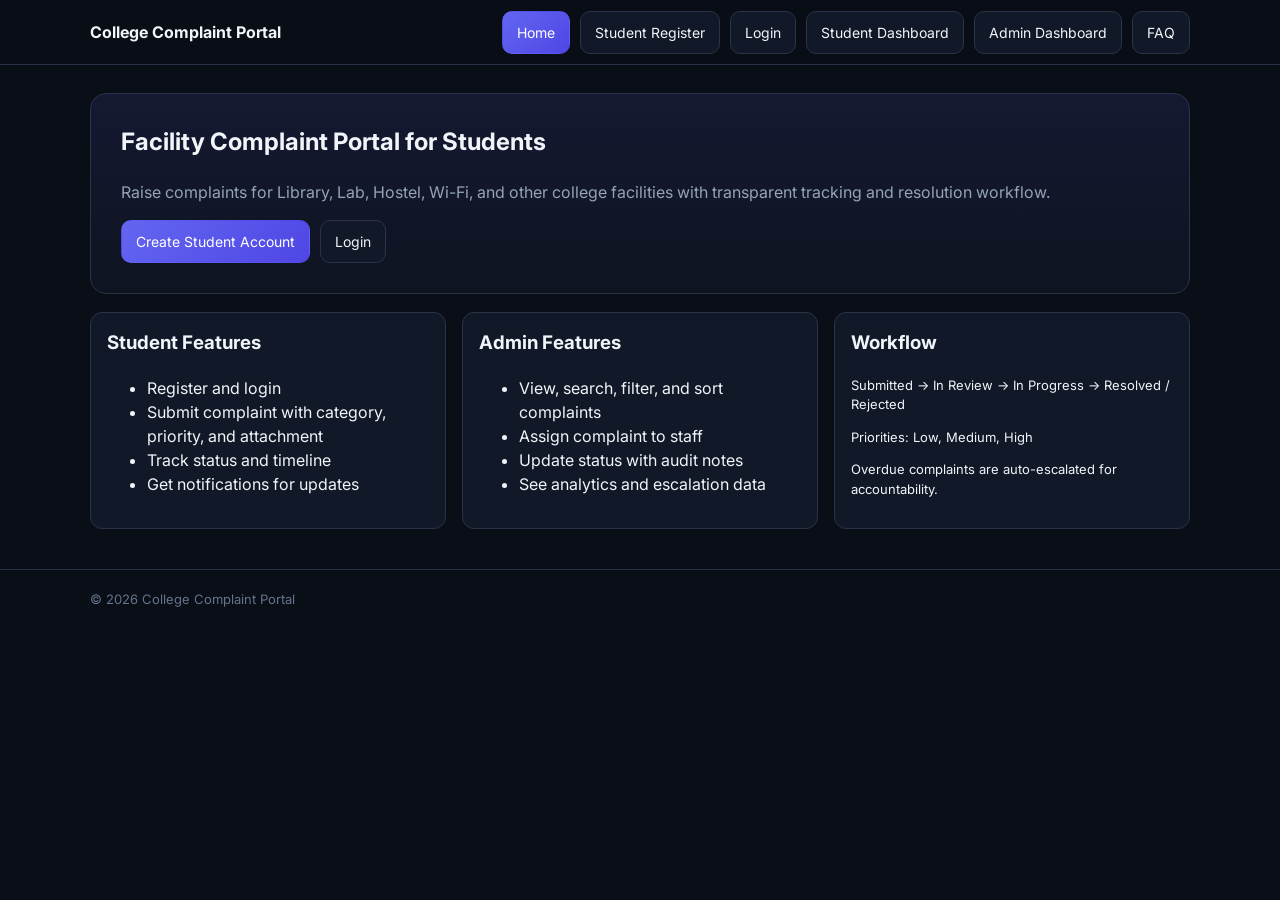
<file: index.html>
<!DOCTYPE html>
<html lang="en">
<head>
  <meta charset="UTF-8">
  <meta name="viewport" content="width=device-width, initial-scale=1.0">
  <title>College Complaint Portal</title>
  <link rel="preconnect" href="https://fonts.googleapis.com">
  <link rel="preconnect" href="https://fonts.gstatic.com" crossorigin>
  <link href="https://fonts.googleapis.com/css2?family=Inter:wght@400;500;600;700;800&display=swap" rel="stylesheet">
  <link rel="stylesheet" href="/portal.css">
</head>
<body>
<header>
  <div class="container nav">
    <strong>College Complaint Portal</strong>
    <nav class="nav-links">
      <a class="active" href="/index.html">Home</a>
      <a href="/register.html">Student Register</a>
      <a href="/login.html">Login</a>
      <a href="/student-dashboard.html">Student Dashboard</a>
      <a href="/admin-dashboard.html">Admin Dashboard</a>
      <a href="/faq.html">FAQ</a>
    </nav>
  </div>
</header>

<main>
  <div class="container grid" style="gap: 18px;">
    <section class="hero">
      <h1>Facility Complaint Portal for Students</h1>
      <p class="muted">Raise complaints for Library, Lab, Hostel, Wi-Fi, and other college facilities with transparent tracking and resolution workflow.</p>
      <div class="actions">
        <a class="btn primary" href="/register.html">Create Student Account</a>
        <a class="btn" href="/login.html">Login</a>
      </div>
    </section>

    <section class="grid cards">
      <article class="card">
        <h3>Student Features</h3>
        <ul>
          <li>Register and login</li>
          <li>Submit complaint with category, priority, and attachment</li>
          <li>Track status and timeline</li>
          <li>Get notifications for updates</li>
        </ul>
      </article>
      <article class="card">
        <h3>Admin Features</h3>
        <ul>
          <li>View, search, filter, and sort complaints</li>
          <li>Assign complaint to staff</li>
          <li>Update status with audit notes</li>
          <li>See analytics and escalation data</li>
        </ul>
      </article>
      <article class="card">
        <h3>Workflow</h3>
        <p class="small">Submitted → In Review → In Progress → Resolved / Rejected</p>
        <p class="small">Priorities: Low, Medium, High</p>
        <p class="small">Overdue complaints are auto-escalated for accountability.</p>
      </article>
    </section>
  </div>
</main>

<footer>
  <div class="container">© 2026 College Complaint Portal</div>
</footer>

<script src="/portal.js"></script>
</body>
</html>
</file>
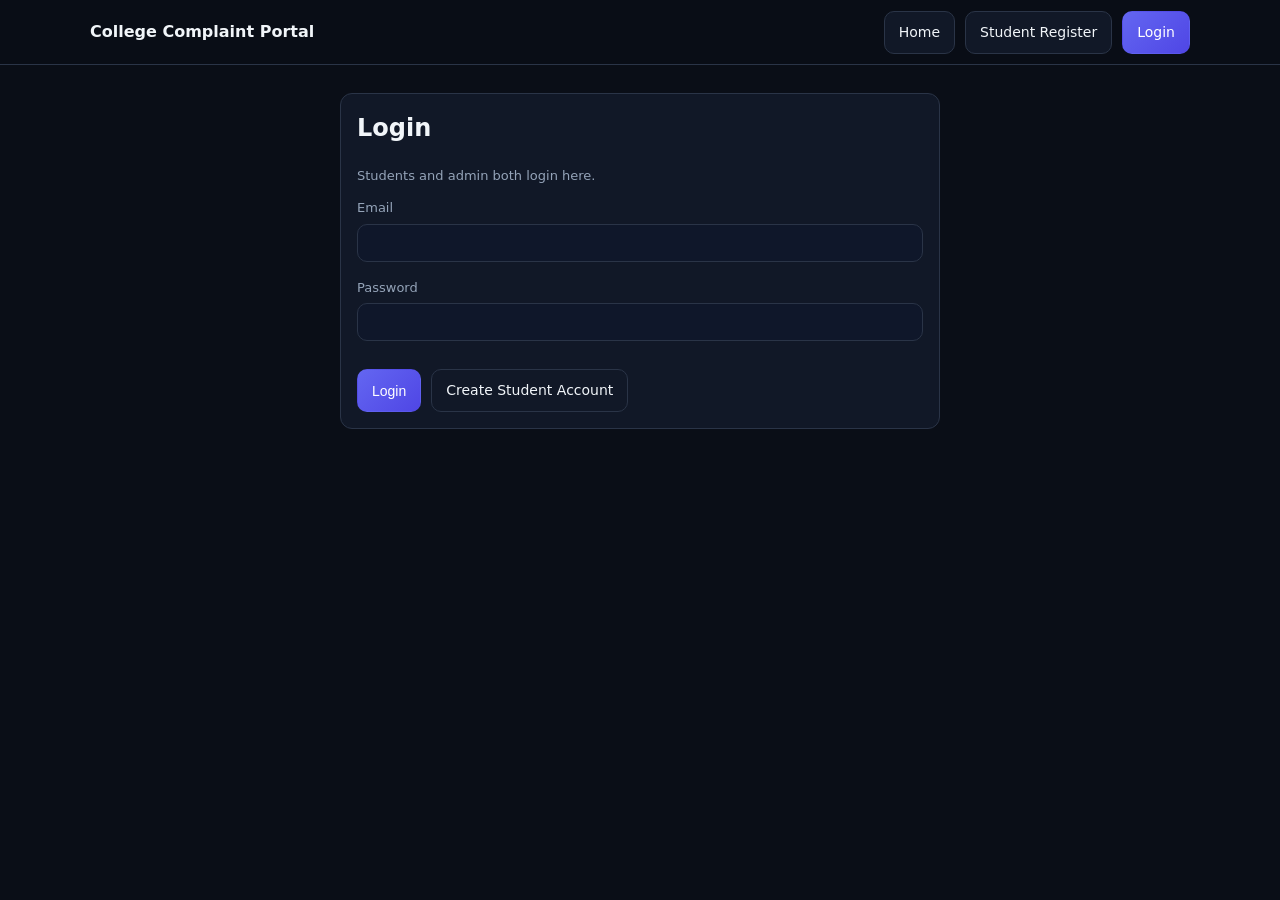
<file: admin-dashboard.html>
<!DOCTYPE html>
<html lang="en">
<head>
  <meta charset="UTF-8">
  <meta name="viewport" content="width=device-width, initial-scale=1.0">
  <title>Admin Dashboard - Complaint Portal</title>
  <link rel="stylesheet" href="/portal.css">
</head>
<body>
<header>
  <div class="container nav">
    <strong>Admin Dashboard</strong>
    <nav class="nav-links">
      <a href="/index.html">Home</a>
      <a class="active" href="/admin-dashboard.html">Dashboard</a>
      <a href="/faq.html">FAQ</a>
      <button id="backupBtn">Export Backup</button>
      <button id="logoutBtn">Logout</button>
    </nav>
  </div>
</header>

<main>
  <div class="container grid" style="gap: 16px;">
    <section class="grid cards" id="kpis"></section>

    <section class="card">
      <h3>Complaint Queue</h3>
      <div class="form-grid">
        <div>
          <label for="searchInput">Search (ID / title / student)</label>
          <input id="searchInput" placeholder="Type text">
        </div>
        <div>
          <label for="statusFilter">Status</label>
          <select id="statusFilter"></select>
        </div>
        <div>
          <label for="categoryFilter">Category</label>
          <select id="categoryFilter"></select>
        </div>
        <div>
          <label for="sortFilter">Sort</label>
          <select id="sortFilter">
            <option value="newest">Newest</option>
            <option value="oldest">Oldest</option>
            <option value="priority">Priority (High → Low)</option>
            <option value="due">Due date</option>
          </select>
        </div>
      </div>
      <div class="actions">
        <button id="applyFilters">Apply</button>
      </div>
      <div class="table-wrap" style="margin-top: 12px;">
        <table>
          <thead>
            <tr>
              <th>ID</th>
              <th>Title</th>
              <th>Student</th>
              <th>Category</th>
              <th>Priority</th>
              <th>Status</th>
              <th>Assigned To</th>
              <th>Due</th>
              <th>Escalated</th>
            </tr>
          </thead>
          <tbody id="complaintRows"></tbody>
        </table>
      </div>
    </section>

    <section class="card">
      <h3>Selected Complaint</h3>
      <div id="updateMessage"></div>
      <div id="detailPanel" class="small muted">Select a complaint from queue to assign/update.</div>
      <form id="updateForm" class="grid" style="margin-top: 12px;">
        <div class="form-grid">
          <div>
            <label for="assignedTo">Assign To (staff / team)</label>
            <input id="assignedTo" maxlength="100">
          </div>
          <div>
            <label for="newStatus">New Status</label>
            <select id="newStatus"></select>
          </div>
        </div>
        <div>
          <label for="note">Update Note / Resolution Note</label>
          <textarea id="note" minlength="3" maxlength="1000" required></textarea>
        </div>
        <div class="actions">
          <button class="primary" type="submit">Save Update</button>
        </div>
      </form>
      <h4>Timeline</h4>
      <div id="timeline" class="timeline"></div>
    </section>
  </div>
</main>

<script src="/portal.js"></script>
<script>
const admin = portal.requireRole('admin');
if (!admin) {
  window.location.href = '/login.html';
} else {

document.getElementById('logoutBtn').addEventListener('click', portal.logout);
document.getElementById('backupBtn').addEventListener('click', portal.exportBackup);

portal.escalateOverdueComplaints(admin.name);

const statusFilter = document.getElementById('statusFilter');
statusFilter.add(new Option('All', 'All'));
portal.STATUSES.forEach(s => statusFilter.add(new Option(s, s)));

const categoryFilter = document.getElementById('categoryFilter');
categoryFilter.add(new Option('All', 'All'));
portal.CATEGORIES.forEach(c => categoryFilter.add(new Option(c, c)));

const newStatus = document.getElementById('newStatus');
portal.STATUSES.forEach(s => newStatus.add(new Option(s, s)));

const rows = document.getElementById('complaintRows');
const detailPanel = document.getElementById('detailPanel');
const timeline = document.getElementById('timeline');
const kpis = document.getElementById('kpis');
const updateMessage = document.getElementById('updateMessage');
let selectedComplaintId = null;

function priorityWeight(p) {
  return p === 'High' ? 3 : p === 'Medium' ? 2 : 1;
}

function renderKPIs() {
  const a = portal.analytics();
  const categorySummary = Object.entries(a.byCategory)
    .map(([category, count]) => `${category}: ${count}`)
    .join(' | ');
  kpis.innerHTML = `
    <article class="card"><div class="kpi">${a.total}</div><div class="small muted">Total Complaints</div></article>
    <article class="card"><div class="kpi">${a.open}</div><div class="small muted">Open Complaints</div></article>
    <article class="card"><div class="kpi">${a.resolved}</div><div class="small muted">Resolved</div></article>
    <article class="card"><div class="kpi">${a.escalated}</div><div class="small muted">Escalated</div></article>
    <article class="card" style="grid-column: span 2;"><strong>Category-wise:</strong> ${categorySummary}</article>
  `;
}

function filteredList() {
  const search = portal.sanitize(document.getElementById('searchInput').value).toLowerCase();
  const status = statusFilter.value;
  const category = categoryFilter.value;
  const sort = document.getElementById('sortFilter').value;

  const list = portal.allComplaints().filter(c => {
    if (status !== 'All' && c.status !== status) return false;
    if (category !== 'All' && c.category !== category) return false;
    if (search) {
      const hay = `${c.id} ${c.title} ${c.created_by_name}`.toLowerCase();
      if (!hay.includes(search)) return false;
    }
    return true;
  });

  if (sort === 'oldest') list.sort((a, b) => a.created_at.localeCompare(b.created_at));
  if (sort === 'priority') list.sort((a, b) => priorityWeight(b.priority) - priorityWeight(a.priority));
  if (sort === 'due') list.sort((a, b) => a.due_at.localeCompare(b.due_at));
  return list;
}

function renderQueue() {
  const list = filteredList();
  rows.innerHTML = list.length ? list.map(c => `
    <tr class="clickable" data-id="${c.id}">
      <td>${c.id}</td>
      <td>${c.title}</td>
      <td>${c.created_by_name}</td>
      <td>${c.category}</td>
      <td><span class="badge priority-${c.priority}">${c.priority}</span></td>
      <td><span class="badge status-${portal.normalizeStatusClass(c.status)}">${c.status}</span></td>
      <td>${c.assigned_to || '-'}</td>
      <td>${portal.formatDate(c.due_at)}</td>
      <td>${c.escalated ? 'Yes' : 'No'}</td>
    </tr>
  `).join('') : '<tr><td colspan="9" class="small muted">No complaints found.</td></tr>';

  rows.querySelectorAll('tr[data-id]').forEach(tr => {
    tr.addEventListener('click', () => {
      selectedComplaintId = tr.getAttribute('data-id');
      renderDetail();
    });
  });

  if (selectedComplaintId && !list.some(c => c.id === selectedComplaintId)) {
    selectedComplaintId = null;
    detailPanel.textContent = 'Select a complaint from queue to assign/update.';
    timeline.innerHTML = '';
  }
}

function renderDetail() {
  if (!selectedComplaintId) return;
  const c = portal.complaintById(selectedComplaintId);
  if (!c) return;

  detailPanel.innerHTML = `
    <p><strong>${c.title}</strong> (${c.id})</p>
    <p class="small muted">Student: ${c.created_by_name} | Category: ${c.category} | Priority: ${c.priority}</p>
    <p class="small muted">Status: ${c.status} | Assigned To: ${c.assigned_to || '-'} | Escalated: ${c.escalated ? 'Yes' : 'No'}</p>
    <p class="small">${c.description}</p>
    <p class="small muted">Created: ${portal.formatDate(c.created_at)} | Due: ${portal.formatDate(c.due_at)} | Last updated: ${portal.formatDate(c.updated_at)}</p>
  `;

  document.getElementById('assignedTo').value = c.assigned_to || '';
  document.getElementById('newStatus').value = c.status;

  const updates = portal.complaintUpdates(c.id);
  timeline.innerHTML = updates.length ? updates.map(u => `
    <div class="timeline-item">
      <div><strong>${u.actor_name}</strong> • ${portal.formatDate(u.created_at)}</div>
      <div class="small">${u.message}</div>
      ${u.new_status ? `<div class="small muted">Status: ${u.new_status}</div>` : ''}
    </div>
  `).join('') : '<div class="small muted">No updates yet.</div>';
}

document.getElementById('applyFilters').addEventListener('click', renderQueue);

document.getElementById('updateForm').addEventListener('submit', (e) => {
  e.preventDefault();
  if (!selectedComplaintId) return portal.setMessage(updateMessage, 'error', 'Select a complaint first.');

  const result = portal.updateComplaint({
    complaintId: selectedComplaintId,
    assignedTo: document.getElementById('assignedTo').value,
    status: document.getElementById('newStatus').value,
    note: document.getElementById('note').value
  }, admin);

  if (!result.ok) return portal.setMessage(updateMessage, 'error', result.error);
  portal.setMessage(updateMessage, 'success', 'Complaint updated successfully.');
  document.getElementById('note').value = '';
  portal.escalateOverdueComplaints(admin.name);
  renderKPIs();
  renderQueue();
  renderDetail();
});

renderKPIs();
renderQueue();
}
</script>
</body>
</html>
</file>
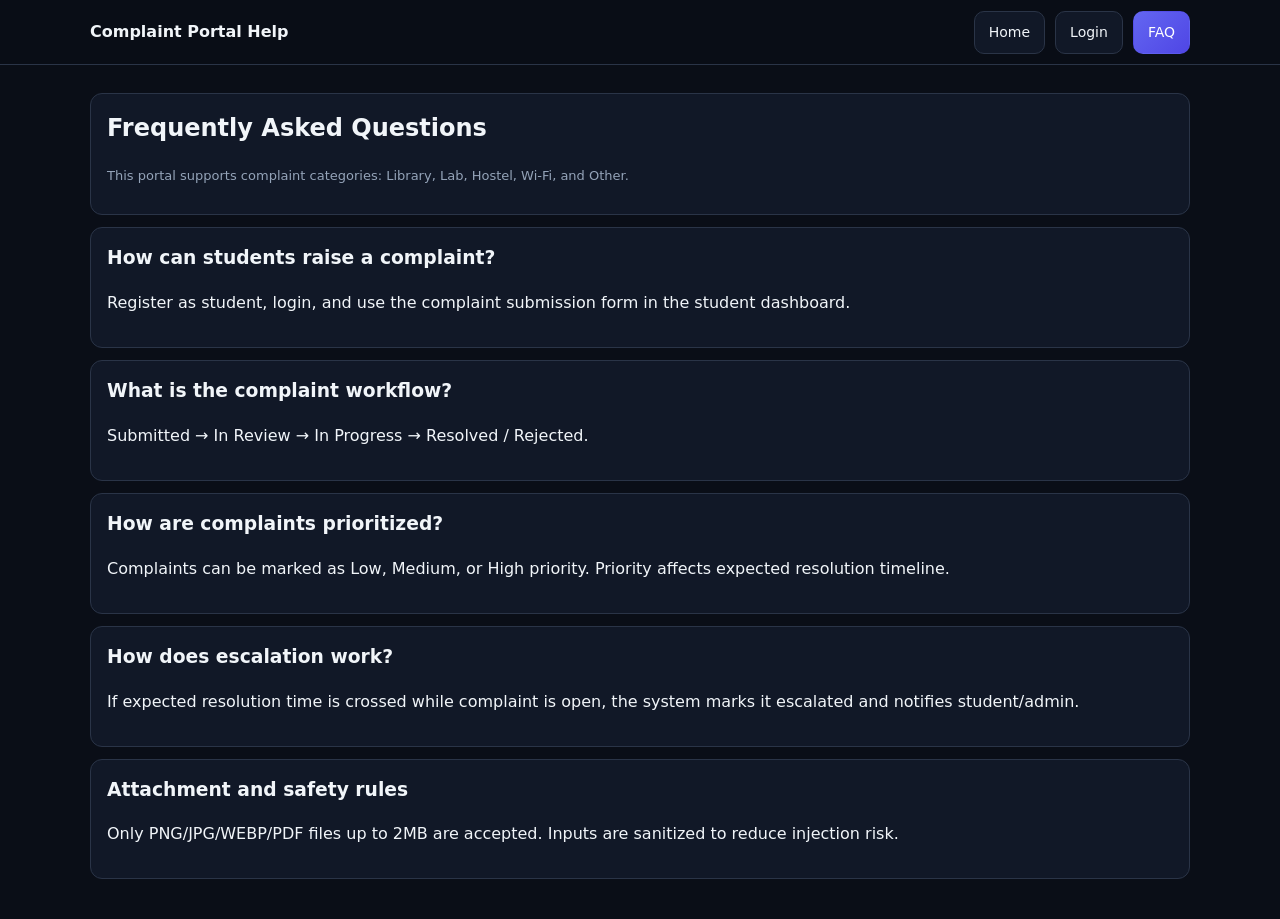
<file: faq.html>
<!DOCTYPE html>
<html lang="en">
<head>
  <meta charset="UTF-8">
  <meta name="viewport" content="width=device-width, initial-scale=1.0">
  <title>FAQ - Complaint Portal</title>
  <link rel="stylesheet" href="/portal.css">
</head>
<body>
<header>
  <div class="container nav">
    <strong>Complaint Portal Help</strong>
    <nav class="nav-links">
      <a href="/index.html">Home</a>
      <a href="/login.html">Login</a>
      <a class="active" href="/faq.html">FAQ</a>
    </nav>
  </div>
</header>

<main>
  <div class="container grid" style="gap: 12px;">
    <section class="card">
      <h2>Frequently Asked Questions</h2>
      <p class="small muted">This portal supports complaint categories: Library, Lab, Hostel, Wi-Fi, and Other.</p>
    </section>
    <section class="card">
      <h3>How can students raise a complaint?</h3>
      <p>Register as student, login, and use the complaint submission form in the student dashboard.</p>
    </section>
    <section class="card">
      <h3>What is the complaint workflow?</h3>
      <p>Submitted → In Review → In Progress → Resolved / Rejected.</p>
    </section>
    <section class="card">
      <h3>How are complaints prioritized?</h3>
      <p>Complaints can be marked as Low, Medium, or High priority. Priority affects expected resolution timeline.</p>
    </section>
    <section class="card">
      <h3>How does escalation work?</h3>
      <p>If expected resolution time is crossed while complaint is open, the system marks it escalated and notifies student/admin.</p>
    </section>
    <section class="card">
      <h3>Attachment and safety rules</h3>
      <p>Only PNG/JPG/WEBP/PDF files up to 2MB are accepted. Inputs are sanitized to reduce injection risk.</p>
    </section>
  </div>
</main>

<script src="/portal.js"></script>
</body>
</html>
</file>
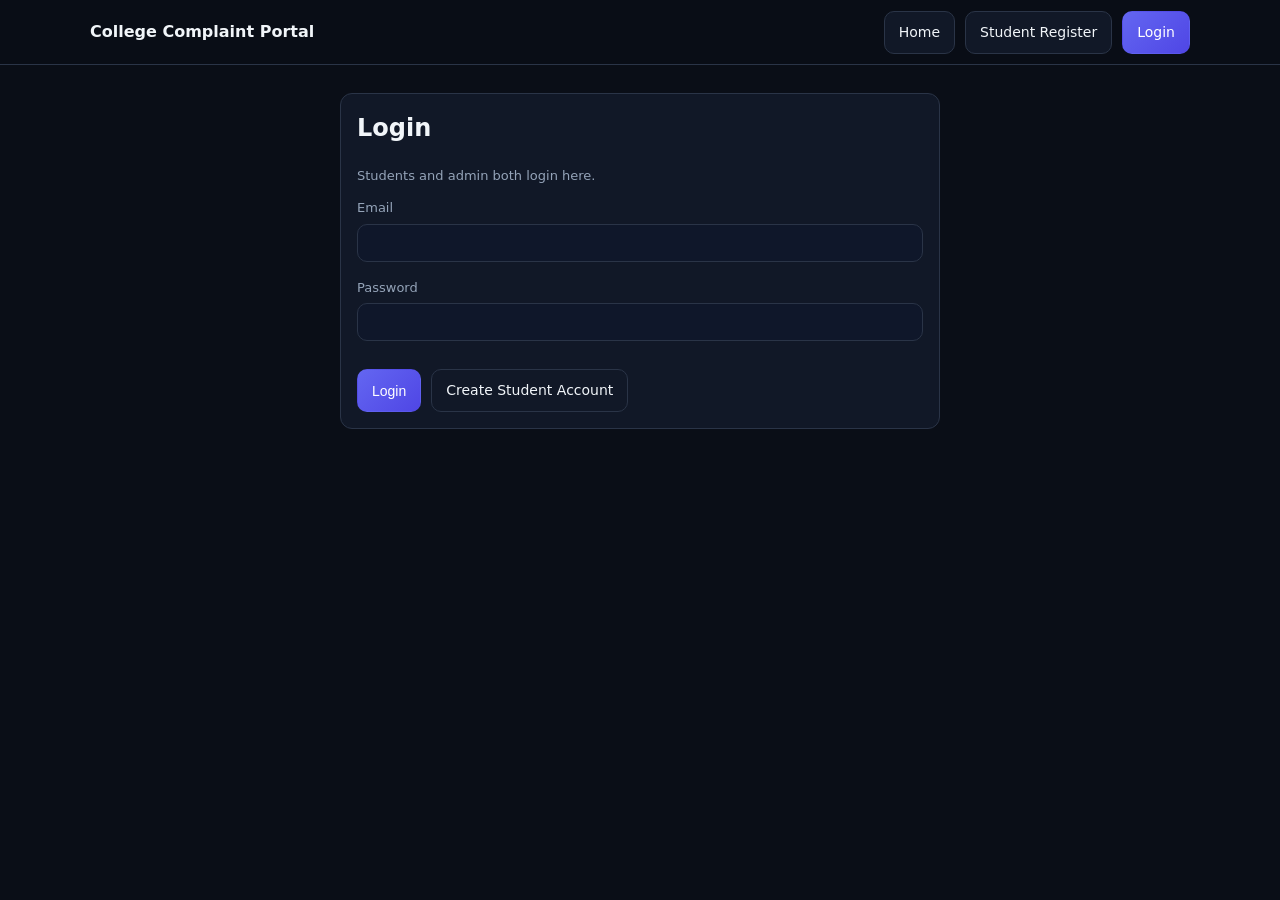
<file: login.html>
<!DOCTYPE html>
<html lang="en">
<head>
  <meta charset="UTF-8">
  <meta name="viewport" content="width=device-width, initial-scale=1.0">
  <title>Login - Complaint Portal</title>
  <link rel="stylesheet" href="/portal.css">
</head>
<body>
<header>
  <div class="container nav">
    <strong>College Complaint Portal</strong>
    <nav class="nav-links">
      <a href="/index.html">Home</a>
      <a href="/register.html">Student Register</a>
      <a class="active" href="/login.html">Login</a>
    </nav>
  </div>
</header>

<main>
  <div class="container grid" style="max-width: 600px;">
    <section class="card">
      <h2>Login</h2>
      <p class="small muted">Students and admin both login here.</p>
      <div id="message"></div>
      <form id="loginForm" class="grid">
        <div>
          <label for="email">Email</label>
          <input id="email" type="email" required maxlength="120">
        </div>
        <div>
          <label for="password">Password</label>
          <input id="password" type="password" required maxlength="50">
        </div>
        <div class="actions">
          <button class="primary" type="submit">Login</button>
          <a class="btn" href="/register.html">Create Student Account</a>
        </div>
      </form>
    </section>
  </div>
</main>

<script src="/portal.js"></script>
<script>
const form = document.getElementById('loginForm');
const message = document.getElementById('message');
form.addEventListener('submit', async (e) => {
  e.preventDefault();
  const result = await portal.login({
    email: document.getElementById('email').value,
    password: document.getElementById('password').value
  });
  if (!result.ok) return portal.setMessage(message, 'error', result.error);
  const target = result.role === 'admin'
    ? '/admin-dashboard.html'
    : '/student-dashboard.html';
  window.location.href = target;
});
</script>
</body>
</html>
</file>
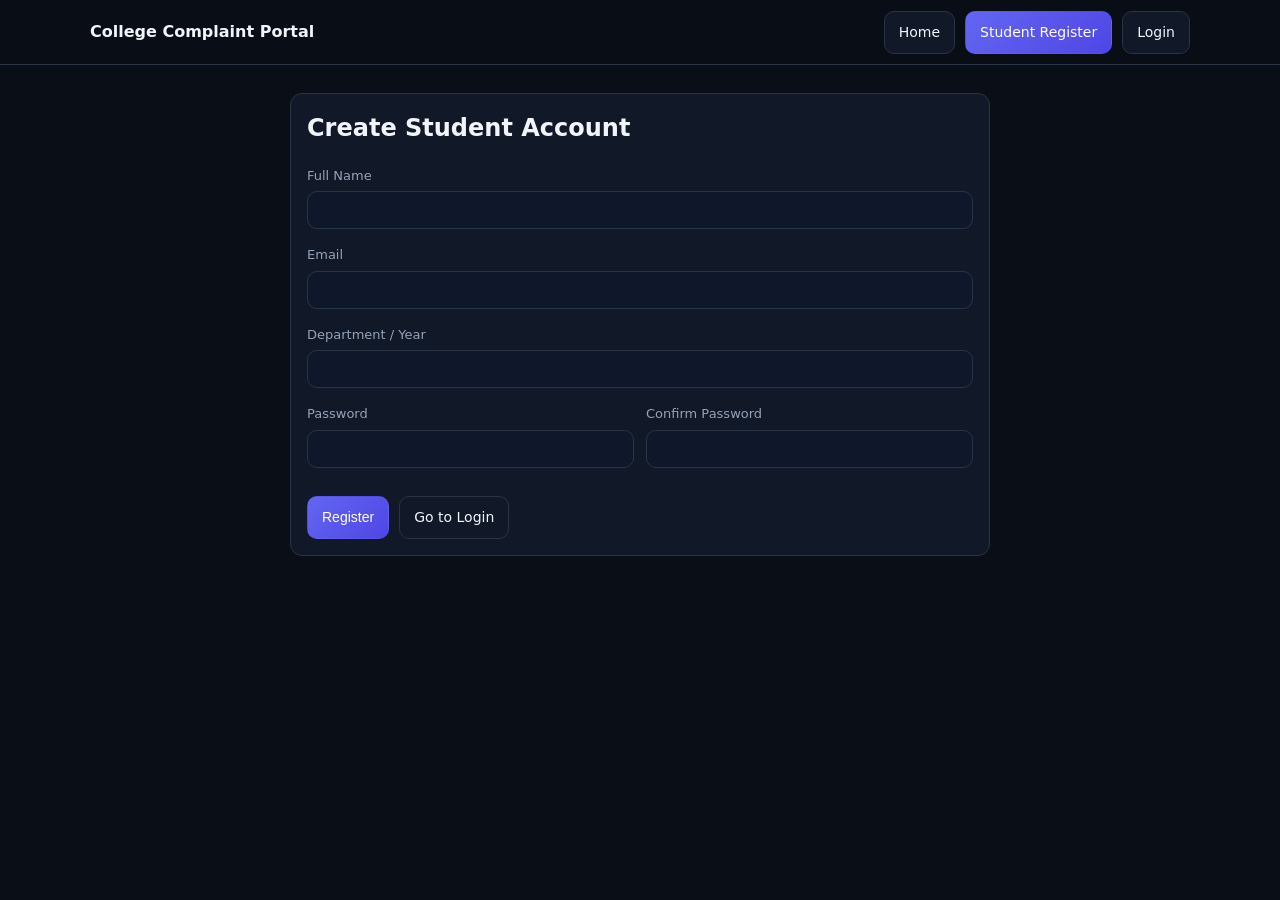
<file: register.html>
<!DOCTYPE html>
<html lang="en">
<head>
  <meta charset="UTF-8">
  <meta name="viewport" content="width=device-width, initial-scale=1.0">
  <title>Student Registration - Complaint Portal</title>
  <link rel="stylesheet" href="/portal.css">
</head>
<body>
<header>
  <div class="container nav">
    <strong>College Complaint Portal</strong>
    <nav class="nav-links">
      <a href="/index.html">Home</a>
      <a class="active" href="/register.html">Student Register</a>
      <a href="/login.html">Login</a>
    </nav>
  </div>
</header>

<main>
  <div class="container grid" style="max-width: 700px;">
    <section class="card">
      <h2>Create Student Account</h2>
      <div id="message"></div>
      <form id="registerForm" class="grid">
        <div>
          <label for="name">Full Name</label>
          <input id="name" required maxlength="80">
        </div>
        <div>
          <label for="email">Email</label>
          <input id="email" type="email" required maxlength="120">
        </div>
        <div>
          <label for="department">Department / Year</label>
          <input id="department" required maxlength="80">
        </div>
        <div class="form-grid">
          <div>
            <label for="password">Password</label>
            <input id="password" type="password" required minlength="8" maxlength="50">
          </div>
          <div>
            <label for="confirmPassword">Confirm Password</label>
            <input id="confirmPassword" type="password" required minlength="8" maxlength="50">
          </div>
        </div>
        <div class="actions">
          <button class="primary" type="submit">Register</button>
          <a class="btn" href="/login.html">Go to Login</a>
        </div>
      </form>
    </section>
  </div>
</main>

<script src="/portal.js"></script>
<script>
const form = document.getElementById('registerForm');
const message = document.getElementById('message');
form.addEventListener('submit', async (e) => {
  e.preventDefault();
  const result = await portal.registerStudent({
    name: document.getElementById('name').value,
    email: document.getElementById('email').value,
    department: document.getElementById('department').value,
    password: document.getElementById('password').value,
    confirmPassword: document.getElementById('confirmPassword').value
  });
  if (!result.ok) return portal.setMessage(message, 'error', result.error);
  portal.setMessage(message, 'success', 'Registration successful. Redirecting to login...');
  form.reset();
  setTimeout(() => { window.location.href = '/login.html'; }, 800);
});
</script>
</body>
</html>
</file>
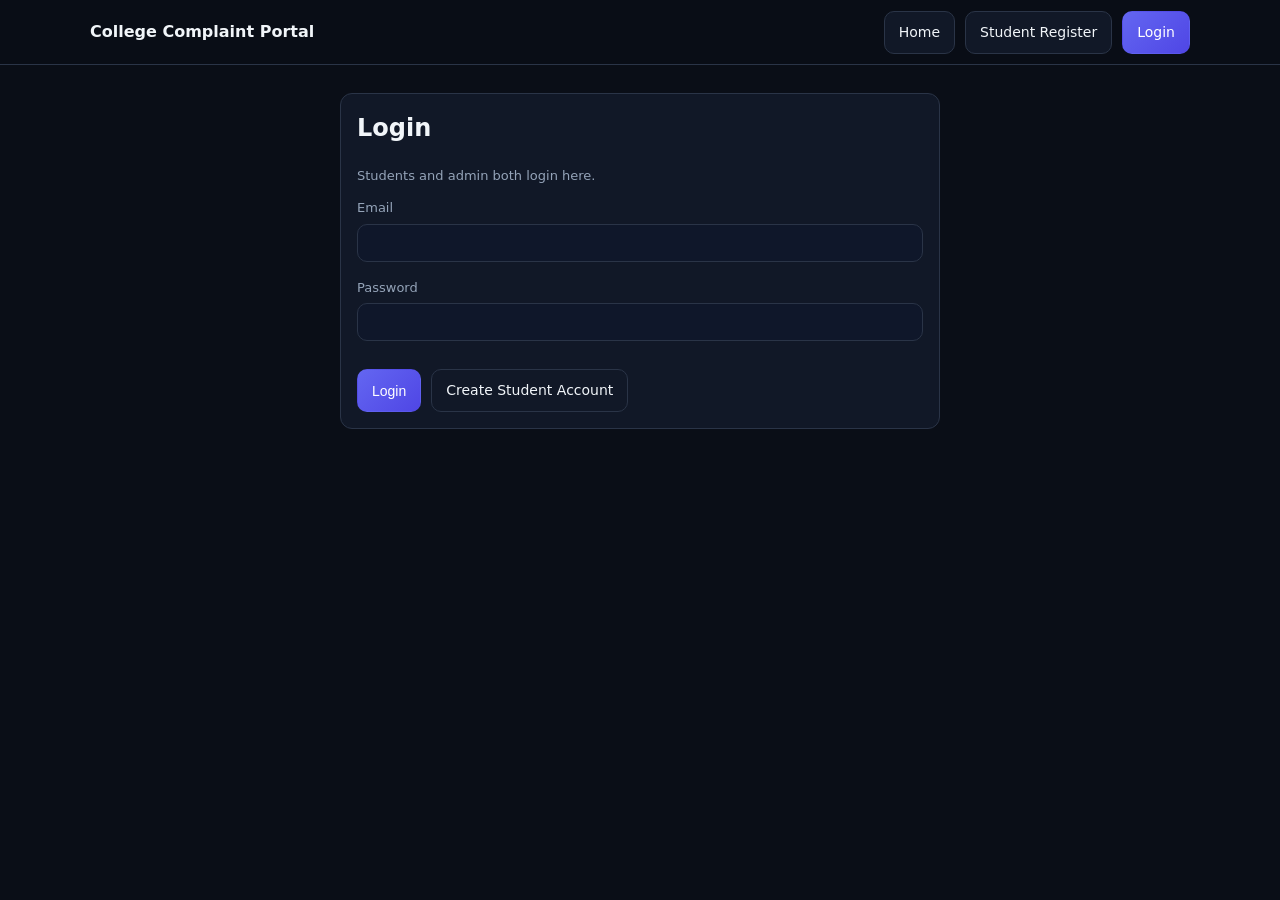
<file: student-dashboard.html>
<!DOCTYPE html>
<html lang="en">
<head>
  <meta charset="UTF-8">
  <meta name="viewport" content="width=device-width, initial-scale=1.0">
  <title>Student Dashboard - Complaint Portal</title>
  <link rel="stylesheet" href="/portal.css">
</head>
<body>
<header>
  <div class="container nav">
    <strong>Student Dashboard</strong>
    <nav class="nav-links">
      <a href="/index.html">Home</a>
      <a class="active" href="/student-dashboard.html">Dashboard</a>
      <a href="/faq.html">FAQ</a>
      <button id="logoutBtn">Logout</button>
    </nav>
  </div>
</header>

<main>
  <div class="container grid" style="gap: 16px;">
    <section class="card">
      <h2 id="welcome"></h2>
      <p class="small muted">Submit a complaint and track updates in real time. Attachment types allowed: PNG/JPG/WEBP/PDF (max 2MB).</p>
    </section>

    <section class="card">
      <h3>Submit Complaint</h3>
      <div id="formMessage"></div>
      <form id="complaintForm" class="grid">
        <div class="form-grid">
          <div>
            <label for="title">Title</label>
            <input id="title" required maxlength="120" minlength="5">
          </div>
          <div>
            <label for="category">Category</label>
            <select id="category" required></select>
          </div>
          <div>
            <label for="priority">Priority</label>
            <select id="priority" required></select>
          </div>
          <div>
            <label for="expectedDays">Expected Resolution (days)</label>
            <input id="expectedDays" type="number" min="1" max="30" placeholder="Optional">
          </div>
        </div>
        <div>
          <label for="description">Description</label>
          <textarea id="description" required minlength="10" maxlength="2000"></textarea>
        </div>
        <div>
          <label for="attachment">Attachment (optional)</label>
          <input id="attachment" type="file" accept=".png,.jpg,.jpeg,.webp,.pdf">
        </div>
        <div class="actions">
          <button class="primary" type="submit">Submit Complaint</button>
        </div>
      </form>
    </section>

    <section class="card">
      <h3>My Complaints</h3>
      <div class="form-grid">
        <div>
          <label for="statusFilter">Status</label>
          <select id="statusFilter"></select>
        </div>
        <div>
          <label for="categoryFilter">Category</label>
          <select id="categoryFilter"></select>
        </div>
        <div>
          <label for="fromDate">From Date</label>
          <input id="fromDate" type="date">
        </div>
        <div>
          <label for="toDate">To Date</label>
          <input id="toDate" type="date">
        </div>
      </div>
      <div class="actions">
        <button id="applyFilters">Apply Filters</button>
        <button id="clearFilters">Clear Filters</button>
      </div>
      <div class="table-wrap" style="margin-top: 12px;">
        <table>
          <thead>
            <tr>
              <th>ID</th>
              <th>Title</th>
              <th>Category</th>
              <th>Priority</th>
              <th>Status</th>
              <th>Assigned To</th>
              <th>Due</th>
              <th>Escalated</th>
            </tr>
          </thead>
          <tbody id="complaintRows"></tbody>
        </table>
      </div>
    </section>

    <section class="card">
      <h3>Complaint Detail & Timeline</h3>
      <div id="detailPanel" class="muted small">Select any complaint row to view complete timeline and updates.</div>
      <div id="timeline" class="timeline" style="margin-top: 12px;"></div>
    </section>

    <section class="card">
      <h3>Notifications</h3>
      <div id="notifications" class="timeline"></div>
    </section>
  </div>
</main>

<script src="/portal.js"></script>
<script>
const user = portal.requireRole('student');
if (!user) {
  window.location.href = '/login.html';
} else {
const SYSTEM_ACTOR = 'System';
document.getElementById('welcome').textContent = `Welcome, ${user.name}`;
document.getElementById('logoutBtn').addEventListener('click', portal.logout);

portal.escalateOverdueComplaints(SYSTEM_ACTOR);

const categoryEl = document.getElementById('category');
const priorityEl = document.getElementById('priority');
portal.CATEGORIES.forEach(c => categoryEl.add(new Option(c, c)));
portal.PRIORITIES.forEach(p => priorityEl.add(new Option(p, p)));

const statusFilter = document.getElementById('statusFilter');
statusFilter.add(new Option('All', 'All'));
portal.STATUSES.forEach(s => statusFilter.add(new Option(s, s)));

const categoryFilter = document.getElementById('categoryFilter');
categoryFilter.add(new Option('All', 'All'));
portal.CATEGORIES.forEach(c => categoryFilter.add(new Option(c, c)));

const rows = document.getElementById('complaintRows');
const detailPanel = document.getElementById('detailPanel');
const timeline = document.getElementById('timeline');
const formMessage = document.getElementById('formMessage');
let selectedComplaintId = null;

function renderTable() {
  const fromDate = document.getElementById('fromDate').value;
  const toDate = document.getElementById('toDate').value;
  const status = statusFilter.value;
  const category = categoryFilter.value;

  const list = portal.complaintsForUser(user.id).filter(c => {
    if (status !== 'All' && c.status !== status) return false;
    if (category !== 'All' && c.category !== category) return false;
    const created = new Date(c.created_at).toISOString().slice(0, 10);
    if (fromDate && created < fromDate) return false;
    if (toDate && created > toDate) return false;
    return true;
  });

  rows.innerHTML = list.length ? list.map(c => `
    <tr class="clickable" data-id="${c.id}">
      <td>${c.id}</td>
      <td>${c.title}</td>
      <td>${c.category}</td>
      <td><span class="badge priority-${c.priority}">${c.priority}</span></td>
      <td><span class="badge status-${portal.normalizeStatusClass(c.status)}">${c.status}</span></td>
      <td>${c.assigned_to || '-'}</td>
      <td>${portal.formatDate(c.due_at)}</td>
      <td>${c.escalated ? 'Yes' : 'No'}</td>
    </tr>
  `).join('') : '<tr><td colspan="8" class="muted">No complaints found.</td></tr>';

  rows.querySelectorAll('tr[data-id]').forEach(tr => {
    tr.addEventListener('click', () => {
      selectedComplaintId = tr.getAttribute('data-id');
      renderDetail();
    });
  });

  if (selectedComplaintId && !list.some(c => c.id === selectedComplaintId)) {
    selectedComplaintId = null;
    detailPanel.textContent = 'Select any complaint row to view complete timeline and updates.';
    timeline.innerHTML = '';
  }
}

function renderDetail() {
  if (!selectedComplaintId) return;
  const c = portal.complaintById(selectedComplaintId);
  if (!c) return;
  detailPanel.innerHTML = `
    <p><strong>${c.title}</strong> (${c.id})</p>
    <p class="small muted">Category: ${c.category} | Priority: ${c.priority} | Status: ${c.status}</p>
    <p class="small">${c.description}</p>
    <p class="small muted">Created: ${portal.formatDate(c.created_at)} | Updated: ${portal.formatDate(c.updated_at)}</p>
    <p class="small muted">Expected resolution: ${portal.formatDate(c.due_at)} ${c.escalated ? ' | <strong>Escalated</strong>' : ''}</p>
    <p class="small muted">Attachment: ${c.attachment ? `${c.attachment.name} (${Math.ceil(c.attachment.size/1024)} KB)` : 'None'}</p>
  `;

  const updates = portal.complaintUpdates(c.id);
  timeline.innerHTML = updates.length ? updates.map(u => `
    <div class="timeline-item">
      <div><strong>${u.actor_name}</strong> • ${portal.formatDate(u.created_at)}</div>
      <div class="small">${u.message}</div>
      ${u.new_status ? `<div class="small muted">Status: ${u.new_status}</div>` : ''}
    </div>
  `).join('') : '<div class="small muted">No updates available.</div>';
}

function renderNotifications() {
  const el = document.getElementById('notifications');
  const items = portal.userNotifications(user.id).slice(0, 10);
  el.innerHTML = items.length ? items.map(n => `
    <div class="timeline-item">
      <div>${n.message}</div>
      <div class="small muted">${portal.formatDate(n.created_at)}</div>
    </div>
  `).join('') : '<div class="small muted">No notifications yet.</div>';
  portal.markNotificationsRead(user.id);
}

const complaintForm = document.getElementById('complaintForm');
complaintForm.addEventListener('submit', (e) => {
  e.preventDefault();
  const file = document.getElementById('attachment').files[0] || null;
  const result = portal.submitComplaint({
    title: document.getElementById('title').value,
    category: document.getElementById('category').value,
    priority: document.getElementById('priority').value,
    description: document.getElementById('description').value,
    expectedDays: document.getElementById('expectedDays').value,
    attachment: file
  }, user);

  if (!result.ok) return portal.setMessage(formMessage, 'error', result.error);
  portal.setMessage(formMessage, 'success', `Complaint ${result.complaint.id} submitted successfully.`);
  complaintForm.reset();
  renderTable();
  renderNotifications();
});

document.getElementById('applyFilters').addEventListener('click', renderTable);
document.getElementById('clearFilters').addEventListener('click', () => {
  statusFilter.value = 'All';
  categoryFilter.value = 'All';
  document.getElementById('fromDate').value = '';
  document.getElementById('toDate').value = '';
  renderTable();
});

renderTable();
renderNotifications();
}
</script>
</body>
</html>
</file>
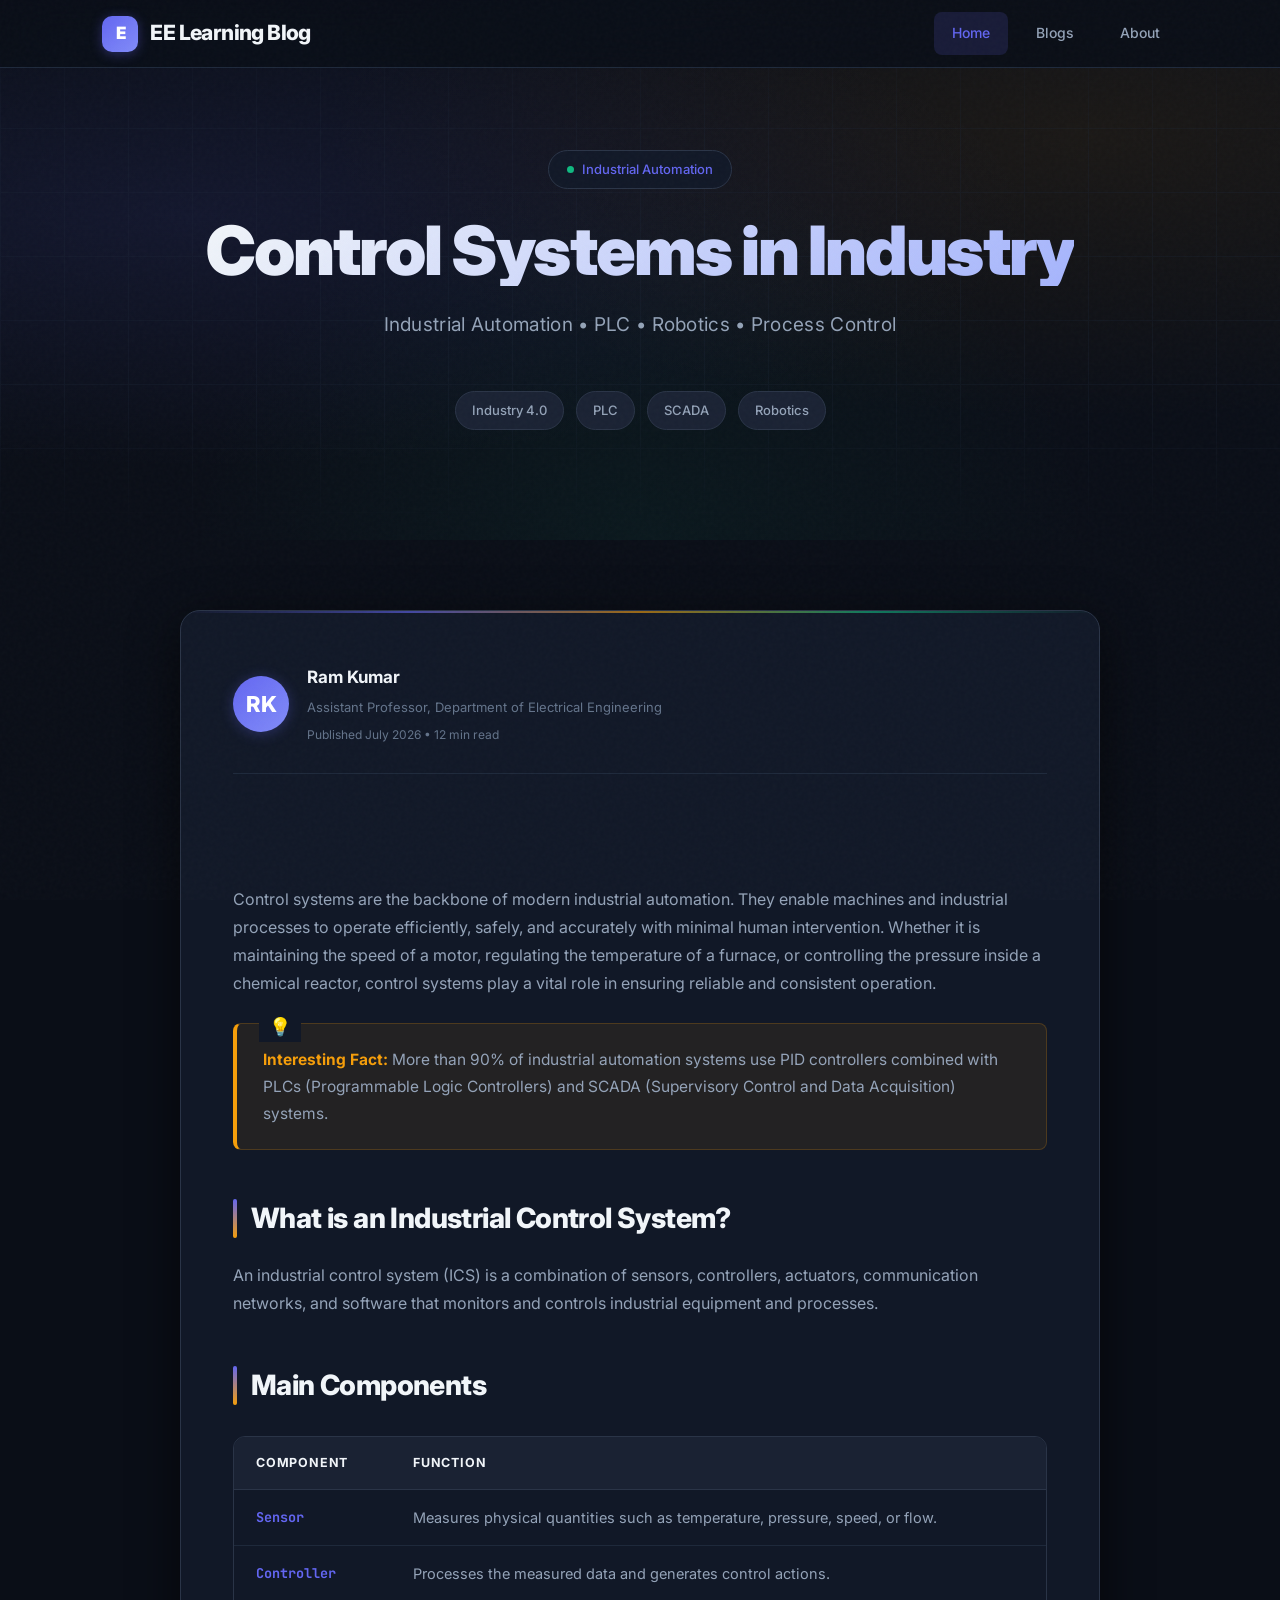
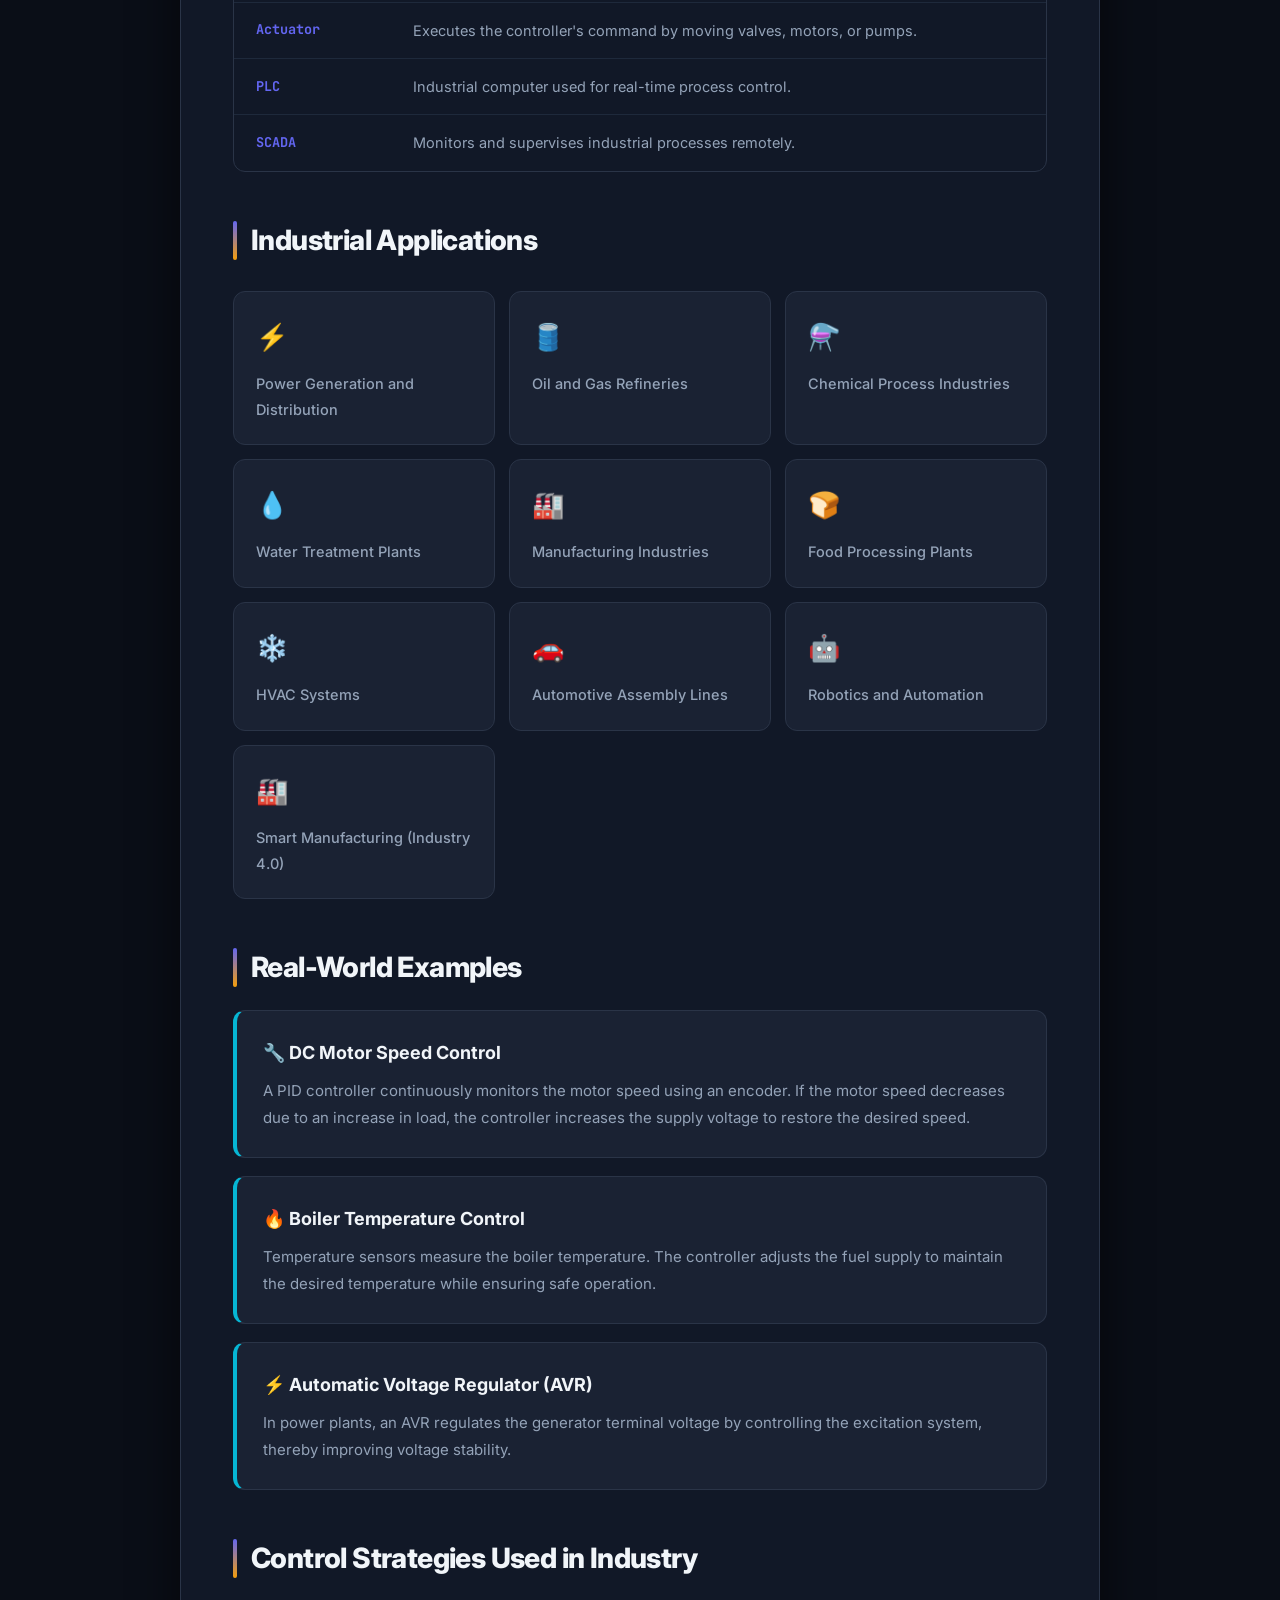
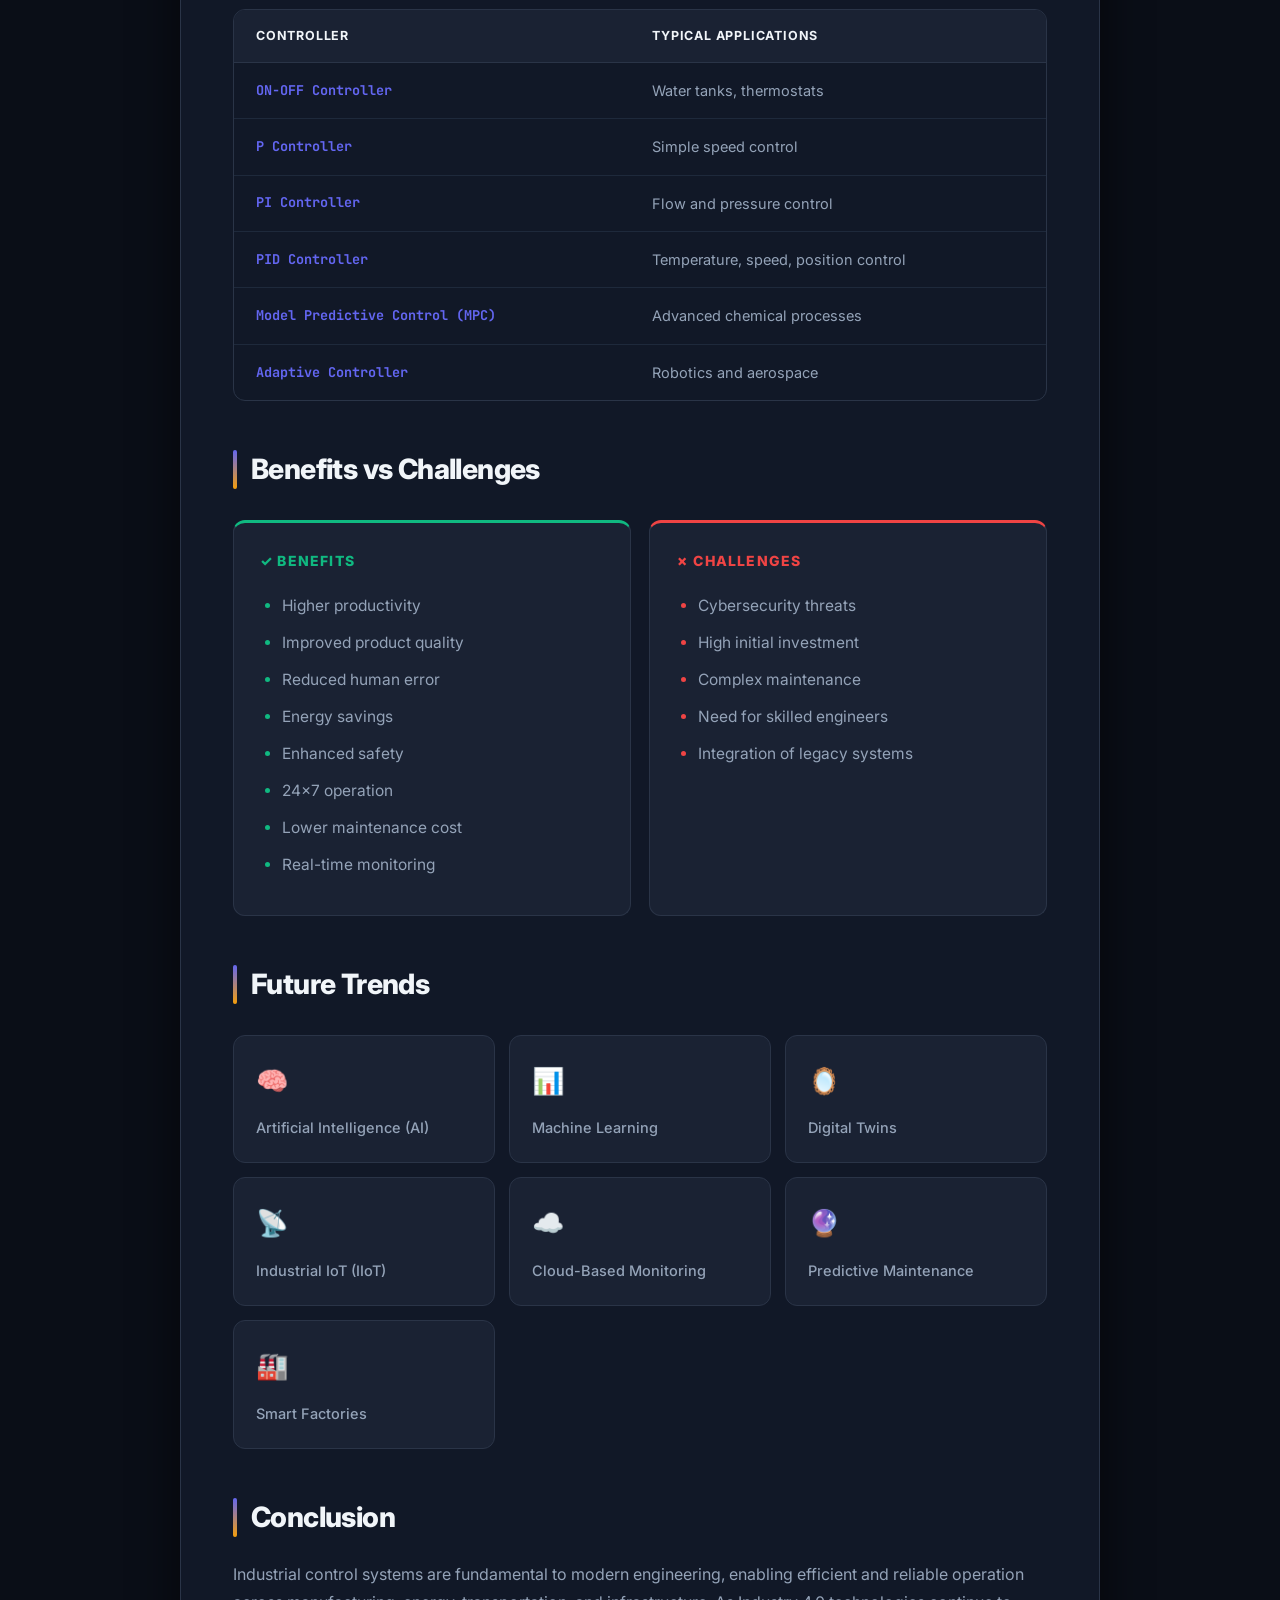
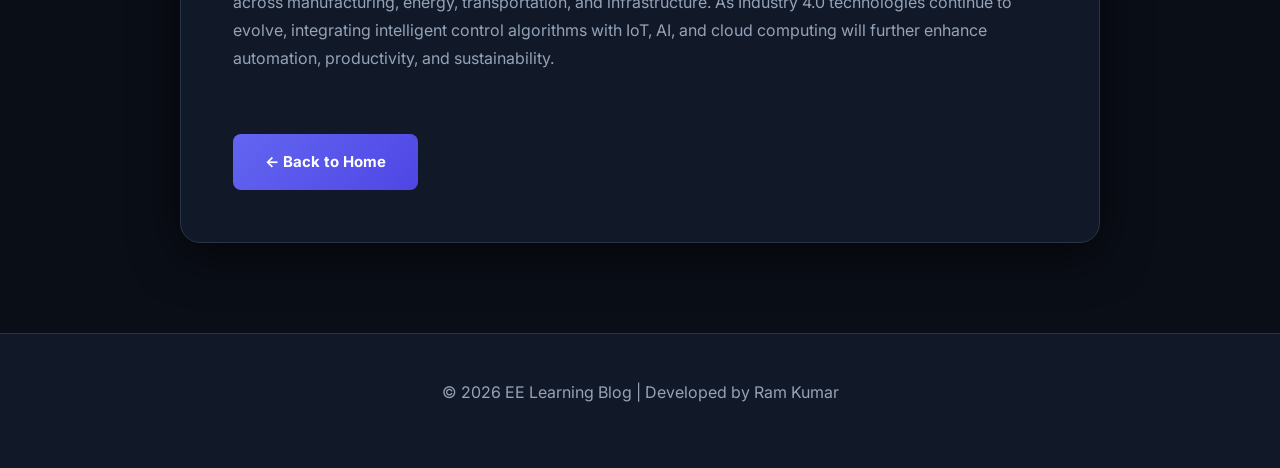
<file: blogs/industrial-control-systems.html>
<!DOCTYPE html>
<html lang="en">
<head>
<meta charset="UTF-8">
<meta name="viewport" content="width=device-width, initial-scale=1.0">
<title>Control Systems in Industry | EE Learning Blog</title>
<link href="https://fonts.googleapis.com/css2?family=Inter:wght@300;400;500;600;700;800;900&family=JetBrains+Mono:wght@400;500;600&display=swap" rel="stylesheet">
<style>
:root {
  --bg: #0a0e17;
  --bg-elevated: #111827;
  --bg-card: #1a2233;
  --border: #2a3447;
  --border-light: #1e293b;
  --text-primary: #f1f5f9;
  --text-secondary: #94a3b8;
  --text-muted: #64748b;
  --accent: #6366f1;
  --accent-glow: rgba(99, 102, 241, 0.15);
  --accent-secondary: #f59e0b;
  --accent-green: #10b981;
  --accent-red: #ef4444;
  --accent-cyan: #06b6d4;
  --accent-pink: #ec4899;
  --code-bg: #0f172a;
  --note-bg: rgba(245, 158, 11, 0.08);
  --note-border: #f59e0b;
  --shadow-sm: 0 1px 3px rgba(0,0,0,0.4);
  --shadow-md: 0 4px 16px rgba(0,0,0,0.5);
  --shadow-lg: 0 12px 48px rgba(0,0,0,0.6);
  --radius-sm: 8px;
  --radius-md: 12px;
  --radius-lg: 20px;
  --transition: all 0.3s cubic-bezier(0.4, 0, 0.2, 1);
}

* { margin: 0; padding: 0; box-sizing: border-box; }

html { scroll-behavior: smooth; }

body {
  font-family: 'Inter', -apple-system, BlinkMacSystemFont, sans-serif;
  background: var(--bg);
  color: var(--text-primary);
  line-height: 1.75;
  -webkit-font-smoothing: antialiased;
  overflow-x: hidden;
}

/* Scrollbar */
::-webkit-scrollbar { width: 8px; }
::-webkit-scrollbar-track { background: var(--bg); }
::-webkit-scrollbar-thumb { background: var(--border); border-radius: 4px; }
::-webkit-scrollbar-thumb:hover { background: var(--text-muted); }

/* Noise texture */
body::before {
  content: '';
  position: fixed; inset: 0;
  background-image: url("data:image/svg+xml,%3Csvg viewBox='0 0 256 256' xmlns='http://www.w3.org/2000/svg'%3E%3Cfilter id='n'%3E%3CfeTurbulence type='fractalNoise' baseFrequency='0.9' numOctaves='4' stitchTiles='stitch'/%3E%3C/filter%3E%3Crect width='100%25' height='100%25' filter='url(%23n)' opacity='0.025'/%3E%3C/svg%3E");
  pointer-events: none; z-index: 9999;
}

/* Header */
header {
  position: fixed; top: 0; left: 0; right: 0;
  z-index: 1000;
  background: rgba(10, 14, 23, 0.88);
  backdrop-filter: blur(24px) saturate(1.3);
  -webkit-backdrop-filter: blur(24px) saturate(1.3);
  border-bottom: 1px solid var(--border-light);
  padding: 0 8%;
  height: 68px;
  display: flex;
  justify-content: space-between;
  align-items: center;
  transition: var(--transition);
}

header.scrolled {
  background: rgba(10, 14, 23, 0.96);
  box-shadow: var(--shadow-md);
}

.logo {
  display: flex; align-items: center; gap: 12px;
  font-size: 21px; font-weight: 800;
  color: var(--text-primary);
  text-decoration: none;
  letter-spacing: -0.6px;
}

.logo-icon {
  width: 36px; height: 36px;
  background: linear-gradient(135deg, var(--accent), #818cf8);
  border-radius: 10px;
  display: flex; align-items: center; justify-content: center;
  font-size: 17px; color: white; font-weight: 900;
  box-shadow: 0 2px 12px rgba(99, 102, 241, 0.35);
}

nav { display: flex; gap: 10px; }

nav a {
  color: var(--text-secondary);
  text-decoration: none;
  font-size: 14px; font-weight: 500;
  padding: 9px 18px;
  border-radius: var(--radius-sm);
  transition: var(--transition);
}

nav a:hover {
  color: var(--text-primary);
  background: var(--bg-elevated);
}

nav a.active {
  color: var(--accent);
  background: var(--accent-glow);
}

/* Hero */
.hero {
  position: relative;
  min-height: 540px;
  display: flex;
  flex-direction: column;
  justify-content: center;
  align-items: center;
  text-align: center;
  padding: 130px 20px 90px;
  overflow: hidden;
  background:
    radial-gradient(ellipse at 15% 40%, rgba(99, 102, 241, 0.1) 0%, transparent 55%),
    radial-gradient(ellipse at 85% 25%, rgba(245, 158, 11, 0.07) 0%, transparent 50%),
    radial-gradient(ellipse at 50% 100%, rgba(16, 185, 129, 0.06) 0%, transparent 50%),
    var(--bg);
}

.hero::before {
  content: '';
  position: absolute; inset: 0;
  background:
    linear-gradient(90deg, var(--border-light) 1px, transparent 1px),
    linear-gradient(var(--border-light) 1px, transparent 1px);
  background-size: 64px 64px;
  opacity: 0.25;
  mask-image: linear-gradient(to bottom, transparent 0%, black 25%, black 75%, transparent 100%);
  -webkit-mask-image: linear-gradient(to bottom, transparent 0%, black 25%, black 75%, transparent 100%);
}

.hero-badge {
  display: inline-flex; align-items: center; gap: 8px;
  background: var(--bg-elevated);
  border: 1px solid var(--border);
  padding: 7px 18px;
  border-radius: 100px;
  font-size: 13px; font-weight: 500;
  color: var(--accent);
  margin-bottom: 26px;
  position: relative; z-index: 1;
}

.hero-badge .dot {
  width: 7px; height: 7px;
  background: var(--accent-green);
  border-radius: 50%;
  animation: pulse 2.2s ease-in-out infinite;
}

@keyframes pulse {
  0%, 100% { opacity: 1; transform: scale(1); }
  50% { opacity: 0.4; transform: scale(0.75); }
}

.hero h1 {
  font-size: clamp(38px, 6.5vw, 68px);
  font-weight: 900;
  line-height: 1.05;
  letter-spacing: -2px;
  margin-bottom: 22px;
  position: relative; z-index: 1;
  background: linear-gradient(135deg, var(--text-primary) 0%, #a5b4fc 100%);
  -webkit-background-clip: text;
  -webkit-text-fill-color: transparent;
  background-clip: text;
}

.hero p {
  font-size: 19px;
  color: var(--text-secondary);
  font-weight: 400;
  position: relative; z-index: 1;
  max-width: 520px;
  letter-spacing: 0.3px;
}

.hero-tags {
  display: flex; gap: 12px;
  margin-top: 32px;
  position: relative; z-index: 1;
  flex-wrap: wrap;
  justify-content: center;
}

.hero-tag {
  background: var(--bg-card);
  border: 1px solid var(--border);
  padding: 7px 16px;
  border-radius: 100px;
  font-size: 13px; font-weight: 500;
  color: var(--text-secondary);
  transition: var(--transition);
}

.hero-tag:hover {
  border-color: var(--accent);
  color: var(--accent);
  background: var(--accent-glow);
}

/* Main Container */
.container {
  width: 90%;
  max-width: 920px;
  margin: 0 auto;
  padding: 70px 0 90px;
}

/* Article Card */
.article {
  background: var(--bg-elevated);
  border: 1px solid var(--border);
  border-radius: var(--radius-lg);
  padding: 52px;
  box-shadow: var(--shadow-lg);
  position: relative;
  overflow: hidden;
}

.article::before {
  content: '';
  position: absolute;
  top: 0; left: 0; right: 0;
  height: 2px;
  background: linear-gradient(90deg, transparent, var(--accent), var(--accent-secondary), var(--accent-green), transparent);
  opacity: 0.6;
}

/* Author Block */
.author-block {
  display: flex; align-items: center; gap: 18px;
  margin-bottom: 36px;
  padding-bottom: 28px;
  border-bottom: 1px solid var(--border-light);
}

.author-avatar {
  width: 56px; height: 56px;
  border-radius: 50%;
  background: linear-gradient(135deg, var(--accent), #818cf8);
  display: flex; align-items: center; justify-content: center;
  font-size: 22px; font-weight: 800;
  color: white;
  flex-shrink: 0;
  box-shadow: 0 2px 14px rgba(99, 102, 241, 0.3);
}

.author-info { display: flex; flex-direction: column; gap: 3px; }

.author-name { font-size: 17px; font-weight: 700; color: var(--text-primary); }
.author-title { font-size: 13px; color: var(--text-muted); }
.author-date { font-size: 12px; color: var(--text-muted); margin-top: 2px; }

/* Typography */
h2 {
  color: var(--text-primary);
  font-size: 28px; font-weight: 800;
  margin-top: 44px; margin-bottom: 18px;
  letter-spacing: -0.6px;
  position: relative;
  padding-left: 18px;
}

h2::before {
  content: '';
  position: absolute;
  left: 0; top: 5px; bottom: 5px;
  width: 4px;
  background: linear-gradient(to bottom, var(--accent), var(--accent-secondary));
  border-radius: 3px;
}

p {
  color: var(--text-secondary);
  font-size: 16px;
  margin-bottom: 18px;
}

ul, ol {
  margin: 18px 0 18px 28px;
  color: var(--text-secondary);
}

li {
  margin-bottom: 10px;
  font-size: 15.5px;
}

li b { color: var(--text-primary); font-weight: 600; }

/* Note / Callout */
.note {
  background: var(--note-bg);
  border: 1px solid rgba(245, 158, 11, 0.2);
  border-left: 4px solid var(--note-border);
  padding: 22px 26px;
  border-radius: var(--radius-sm);
  margin: 26px 0;
  position: relative;
}

.note::before {
  content: '💡';
  position: absolute;
  top: -13px; left: 22px;
  background: var(--bg-elevated);
  padding: 0 10px;
  font-size: 18px;
}

.note b { color: var(--accent-secondary); font-weight: 700; }
.note p { margin: 0; color: var(--text-secondary); font-size: 15.5px; }

/* Table */
.table-wrapper {
  overflow-x: auto;
  margin: 26px 0;
  border-radius: var(--radius-md);
  border: 1px solid var(--border);
}

table {
  width: 100%;
  border-collapse: collapse;
  font-size: 14.5px;
}

th {
  background: var(--bg-card);
  color: var(--text-primary);
  padding: 15px 22px;
  text-align: left;
  font-weight: 700;
  font-size: 12.5px;
  text-transform: uppercase;
  letter-spacing: 0.8px;
  border-bottom: 1px solid var(--border);
}

td {
  padding: 15px 22px;
  border-bottom: 1px solid var(--border-light);
  color: var(--text-secondary);
  transition: var(--transition);
}

tr:hover td { background: rgba(99, 102, 241, 0.04); }
tr:last-child td { border-bottom: none; }

td:first-child {
  font-weight: 700;
  color: var(--accent);
  font-family: 'JetBrains Mono', monospace;
  font-size: 13.5px;
}

/* Feature Grid (Bento Style) */
.feature-grid {
  display: grid;
  grid-template-columns: repeat(auto-fit, minmax(210px, 1fr));
  gap: 14px;
  margin: 26px 0;
}

.feature-card {
  background: var(--bg-card);
  border: 1px solid var(--border);
  border-radius: var(--radius-md);
  padding: 22px;
  transition: var(--transition);
  cursor: default;
}

.feature-card:hover {
  border-color: var(--accent);
  transform: translateY(-3px);
  box-shadow: var(--shadow-md);
}

.feature-card .icon {
  font-size: 26px;
  margin-bottom: 12px;
}

.feature-card p {
  margin: 0;
  font-size: 14.5px;
  color: var(--text-secondary);
  font-weight: 500;
}

/* Pros & Cons */
.pros-cons {
  display: grid;
  grid-template-columns: 1fr 1fr;
  gap: 18px;
  margin: 26px 0;
}

@media (max-width: 640px) {
  .pros-cons { grid-template-columns: 1fr; }
  .article { padding: 30px; }
  .container { width: 95%; }
  header { padding: 0 5%; }
  nav a { padding: 7px 12px; font-size: 13px; }
}

.pros, .cons {
  background: var(--bg-card);
  border: 1px solid var(--border);
  border-radius: var(--radius-md);
  padding: 26px;
}

.pros { border-top: 3px solid var(--accent-green); }
.cons { border-top: 3px solid var(--accent-red); }

.pros h3, .cons h3 {
  font-size: 14px; font-weight: 800;
  text-transform: uppercase;
  letter-spacing: 1.2px;
  margin-bottom: 18px;
}

.pros h3 { color: var(--accent-green); }
.cons h3 { color: var(--accent-red); }

.pros ul, .cons ul { margin: 0; padding-left: 22px; }
.pros li::marker { color: var(--accent-green); }
.cons li::marker { color: var(--accent-red); }

/* Example Cards */
.example-card {
  background: var(--bg-card);
  border: 1px solid var(--border);
  border-radius: var(--radius-md);
  padding: 26px;
  margin: 18px 0;
  transition: var(--transition);
  border-left: 4px solid var(--accent-cyan);
}

.example-card:hover {
  border-color: var(--accent-cyan);
  transform: translateX(4px);
}

.example-card h3 {
  font-size: 18px;
  font-weight: 700;
  color: var(--text-primary);
  margin-bottom: 10px;
}

.example-card p {
  margin: 0;
  font-size: 15px;
  color: var(--text-secondary);
}

/* Button */
.button {
  display: inline-flex; align-items: center; gap: 10px;
  margin-top: 44px;
  padding: 15px 32px;
  background: linear-gradient(135deg, var(--accent), #4f46e5);
  color: white;
  text-decoration: none;
  border-radius: var(--radius-sm);
  font-size: 15px; font-weight: 700;
  transition: var(--transition);
  border: none;
  cursor: pointer;
  position: relative;
  overflow: hidden;
}

.button::after {
  content: '';
  position: absolute;
  top: 0; left: -100%;
  width: 100%; height: 100%;
  background: linear-gradient(90deg, transparent, rgba(255,255,255,0.15), transparent);
  transition: left 0.6s;
}

.button:hover::after { left: 100%; }

.button:hover {
  transform: translateY(-2px);
  box-shadow: 0 10px 30px rgba(99, 102, 241, 0.35);
}

/* Footer */
footer {
  margin-top: 0;
  background: var(--bg-elevated);
  border-top: 1px solid var(--border);
  color: var(--text-muted);
  padding: 44px 20px;
  text-align: center;
  font-size: 14.5px;
}

footer a {
  color: var(--text-secondary);
  text-decoration: none;
  transition: var(--transition);
}

footer a:hover { color: var(--accent); }

/* Scroll Reveal */
.reveal {
  opacity: 0;
  transform: translateY(35px);
  transition: all 0.7s cubic-bezier(0.4, 0, 0.2, 1);
}

.reveal.visible {
  opacity: 1;
  transform: translateY(0);
}

/* Reading Progress Bar */
.reading-progress {
  position: fixed;
  top: 0; left: 0;
  height: 2px;
  background: linear-gradient(90deg, var(--accent), var(--accent-secondary), var(--accent-green));
  z-index: 1001;
  width: 0%;
  transition: width 0.1s linear;
}

/* Back to Top */
.back-to-top {
  position: fixed;
  bottom: 32px; right: 32px;
  width: 48px; height: 48px;
  background: var(--bg-card);
  border: 1px solid var(--border);
  border-radius: 50%;
  display: flex; align-items: center; justify-content: center;
  color: var(--text-secondary);
  text-decoration: none;
  font-size: 20px;
  cursor: pointer;
  opacity: 0;
  transform: translateY(24px);
  transition: var(--transition);
  z-index: 999;
}

.back-to-top.visible {
  opacity: 1;
  transform: translateY(0);
}

.back-to-top:hover {
  border-color: var(--accent);
  color: var(--accent);
  transform: translateY(-2px);
}

/* Section Divider */
.section-divider {
  height: 1px;
  background: linear-gradient(90deg, transparent, var(--border), transparent);
  margin: 40px 0;
  border: none;
}
</style>
</head>

<body>

<div class="reading-progress" id="progressBar"></div>

<header id="mainHeader">
  <a href="../index.html#home" class="logo">
    <div class="logo-icon">E</div>
    EE Learning Blog
  </a>
  <nav>
    <a href="../index.html#home" class="active">Home</a>
    <a href="../index.html#blogs">Blogs</a>
    <a href="../index.html#about">About</a>
  </nav>
</header>

<section class="hero">
  <div class="hero-badge">
    <span class="dot"></span>
    Industrial Automation
  </div>
  <h1>Control Systems in Industry</h1>
  <p>Industrial Automation • PLC • Robotics • Process Control</p>
  <div class="hero-tags">
    <span class="hero-tag">Industry 4.0</span>
    <span class="hero-tag">PLC</span>
    <span class="hero-tag">SCADA</span>
    <span class="hero-tag">Robotics</span>
  </div>
</section>

<div class="container">
  <div class="article">

    <div class="author-block reveal">
      <div class="author-avatar">RK</div>
      <div class="author-info">
        <span class="author-name">Ram Kumar</span>
        <span class="author-title">Assistant Professor, Department of Electrical Engineering</span>
        <span class="author-date">Published July 2026 • 12 min read</span>
      </div>
    </div>

    <h2 class="reveal">Introduction</h2>
    <p class="reveal">
      Control systems are the backbone of modern industrial automation. They enable machines and industrial processes to operate efficiently, safely, and accurately with minimal human intervention. Whether it is maintaining the speed of a motor, regulating the temperature of a furnace, or controlling the pressure inside a chemical reactor, control systems play a vital role in ensuring reliable and consistent operation.
    </p>

    <div class="note reveal">
      <p><b>Interesting Fact:</b> More than 90% of industrial automation systems use PID controllers combined with PLCs (Programmable Logic Controllers) and SCADA (Supervisory Control and Data Acquisition) systems.</p>
    </div>

    <h2 class="reveal">What is an Industrial Control System?</h2>
    <p class="reveal">
      An industrial control system (ICS) is a combination of sensors, controllers, actuators, communication networks, and software that monitors and controls industrial equipment and processes.
    </p>

    <h2 class="reveal">Main Components</h2>
    <div class="table-wrapper reveal">
      <table>
        <tr><th>Component</th><th>Function</th></tr>
        <tr><td>Sensor</td><td>Measures physical quantities such as temperature, pressure, speed, or flow.</td></tr>
        <tr><td>Controller</td><td>Processes the measured data and generates control actions.</td></tr>
        <tr><td>Actuator</td><td>Executes the controller's command by moving valves, motors, or pumps.</td></tr>
        <tr><td>PLC</td><td>Industrial computer used for real-time process control.</td></tr>
        <tr><td>SCADA</td><td>Monitors and supervises industrial processes remotely.</td></tr>
      </table>
    </div>

    <h2 class="reveal">Industrial Applications</h2>
    <div class="feature-grid reveal">
      <div class="feature-card"><div class="icon">⚡</div><p>Power Generation and Distribution</p></div>
      <div class="feature-card"><div class="icon">🛢️</div><p>Oil and Gas Refineries</p></div>
      <div class="feature-card"><div class="icon">⚗️</div><p>Chemical Process Industries</p></div>
      <div class="feature-card"><div class="icon">💧</div><p>Water Treatment Plants</p></div>
      <div class="feature-card"><div class="icon">🏭</div><p>Manufacturing Industries</p></div>
      <div class="feature-card"><div class="icon">🍞</div><p>Food Processing Plants</p></div>
      <div class="feature-card"><div class="icon">❄️</div><p>HVAC Systems</p></div>
      <div class="feature-card"><div class="icon">🚗</div><p>Automotive Assembly Lines</p></div>
      <div class="feature-card"><div class="icon">🤖</div><p>Robotics and Automation</p></div>
      <div class="feature-card"><div class="icon">🏭</div><p>Smart Manufacturing (Industry 4.0)</p></div>
    </div>

    <h2 class="reveal">Real-World Examples</h2>
    <div class="example-card reveal">
      <h3>🔧 DC Motor Speed Control</h3>
      <p>A PID controller continuously monitors the motor speed using an encoder. If the motor speed decreases due to an increase in load, the controller increases the supply voltage to restore the desired speed.</p>
    </div>
    <div class="example-card reveal">
      <h3>🔥 Boiler Temperature Control</h3>
      <p>Temperature sensors measure the boiler temperature. The controller adjusts the fuel supply to maintain the desired temperature while ensuring safe operation.</p>
    </div>
    <div class="example-card reveal">
      <h3>⚡ Automatic Voltage Regulator (AVR)</h3>
      <p>In power plants, an AVR regulates the generator terminal voltage by controlling the excitation system, thereby improving voltage stability.</p>
    </div>

    <h2 class="reveal">Control Strategies Used in Industry</h2>
    <div class="table-wrapper reveal">
      <table>
        <tr><th>Controller</th><th>Typical Applications</th></tr>
        <tr><td>ON-OFF Controller</td><td>Water tanks, thermostats</td></tr>
        <tr><td>P Controller</td><td>Simple speed control</td></tr>
        <tr><td>PI Controller</td><td>Flow and pressure control</td></tr>
        <tr><td>PID Controller</td><td>Temperature, speed, position control</td></tr>
        <tr><td>Model Predictive Control (MPC)</td><td>Advanced chemical processes</td></tr>
        <tr><td>Adaptive Controller</td><td>Robotics and aerospace</td></tr>
      </table>
    </div>

    <h2 class="reveal">Benefits vs Challenges</h2>
    <div class="pros-cons reveal">
      <div class="pros">
        <h3>✓ Benefits</h3>
        <ul>
          <li>Higher productivity</li>
          <li>Improved product quality</li>
          <li>Reduced human error</li>
          <li>Energy savings</li>
          <li>Enhanced safety</li>
          <li>24×7 operation</li>
          <li>Lower maintenance cost</li>
          <li>Real-time monitoring</li>
        </ul>
      </div>
      <div class="cons">
        <h3>✗ Challenges</h3>
        <ul>
          <li>Cybersecurity threats</li>
          <li>High initial investment</li>
          <li>Complex maintenance</li>
          <li>Need for skilled engineers</li>
          <li>Integration of legacy systems</li>
        </ul>
      </div>
    </div>

    <h2 class="reveal">Future Trends</h2>
    <div class="feature-grid reveal">
      <div class="feature-card"><div class="icon">🧠</div><p>Artificial Intelligence (AI)</p></div>
      <div class="feature-card"><div class="icon">📊</div><p>Machine Learning</p></div>
      <div class="feature-card"><div class="icon">🪞</div><p>Digital Twins</p></div>
      <div class="feature-card"><div class="icon">📡</div><p>Industrial IoT (IIoT)</p></div>
      <div class="feature-card"><div class="icon">☁️</div><p>Cloud-Based Monitoring</p></div>
      <div class="feature-card"><div class="icon">🔮</div><p>Predictive Maintenance</p></div>
      <div class="feature-card"><div class="icon">🏭</div><p>Smart Factories</p></div>
    </div>

    <h2 class="reveal">Conclusion</h2>
    <p class="reveal">
      Industrial control systems are fundamental to modern engineering, enabling efficient and reliable operation across manufacturing, energy, transportation, and infrastructure. As Industry 4.0 technologies continue to evolve, integrating intelligent control algorithms with IoT, AI, and cloud computing will further enhance automation, productivity, and sustainability.
    </p>

    <a href="../index.html#home" class="button reveal">
      ← Back to Home
    </a>

  </div>
</div>

<footer>
  <p>© 2026 <a href="../index.html#home">EE Learning Blog</a> | Developed by Ram Kumar</p>
</footer>

<a href="#" class="back-to-top" id="backToTop" onclick="window.scrollTo({top:0,behavior:'smooth'});return false;">↑</a>

<script>
// Header scroll effect
const header = document.getElementById('mainHeader');
window.addEventListener('scroll', () => {
  header.classList.toggle('scrolled', window.scrollY > 50);
});

// Reading progress bar
const progressBar = document.getElementById('progressBar');
window.addEventListener('scroll', () => {
  const scrollTop = window.scrollY;
  const docHeight = document.documentElement.scrollHeight - window.innerHeight;
  progressBar.style.width = (scrollTop / docHeight * 100) + '%';
});

// Back to top button
const backToTop = document.getElementById('backToTop');
window.addEventListener('scroll', () => {
  backToTop.classList.toggle('visible', window.scrollY > 400);
});

// Scroll reveal animation
const revealObserver = new IntersectionObserver((entries) => {
  entries.forEach(entry => {
    if (entry.isIntersecting) entry.target.classList.add('visible');
  });
}, { threshold: 0.1, rootMargin: '0px 0px -50px 0px' });

document.querySelectorAll('.reveal').forEach(el => revealObserver.observe(el));

// Nav active state based on current page
const currentPage = window.location.pathname.split('/').pop();
document.querySelectorAll('nav a').forEach(link => {
  const linkPage = link.getAttribute('href').split('/').pop();
  if (linkPage === currentPage || (currentPage === '' && linkPage === 'index.html')) {
    document.querySelectorAll('nav a').forEach(l => l.classList.remove('active'));
    link.classList.add('active');
  }
});
</script>

</body>
</html>
</file>
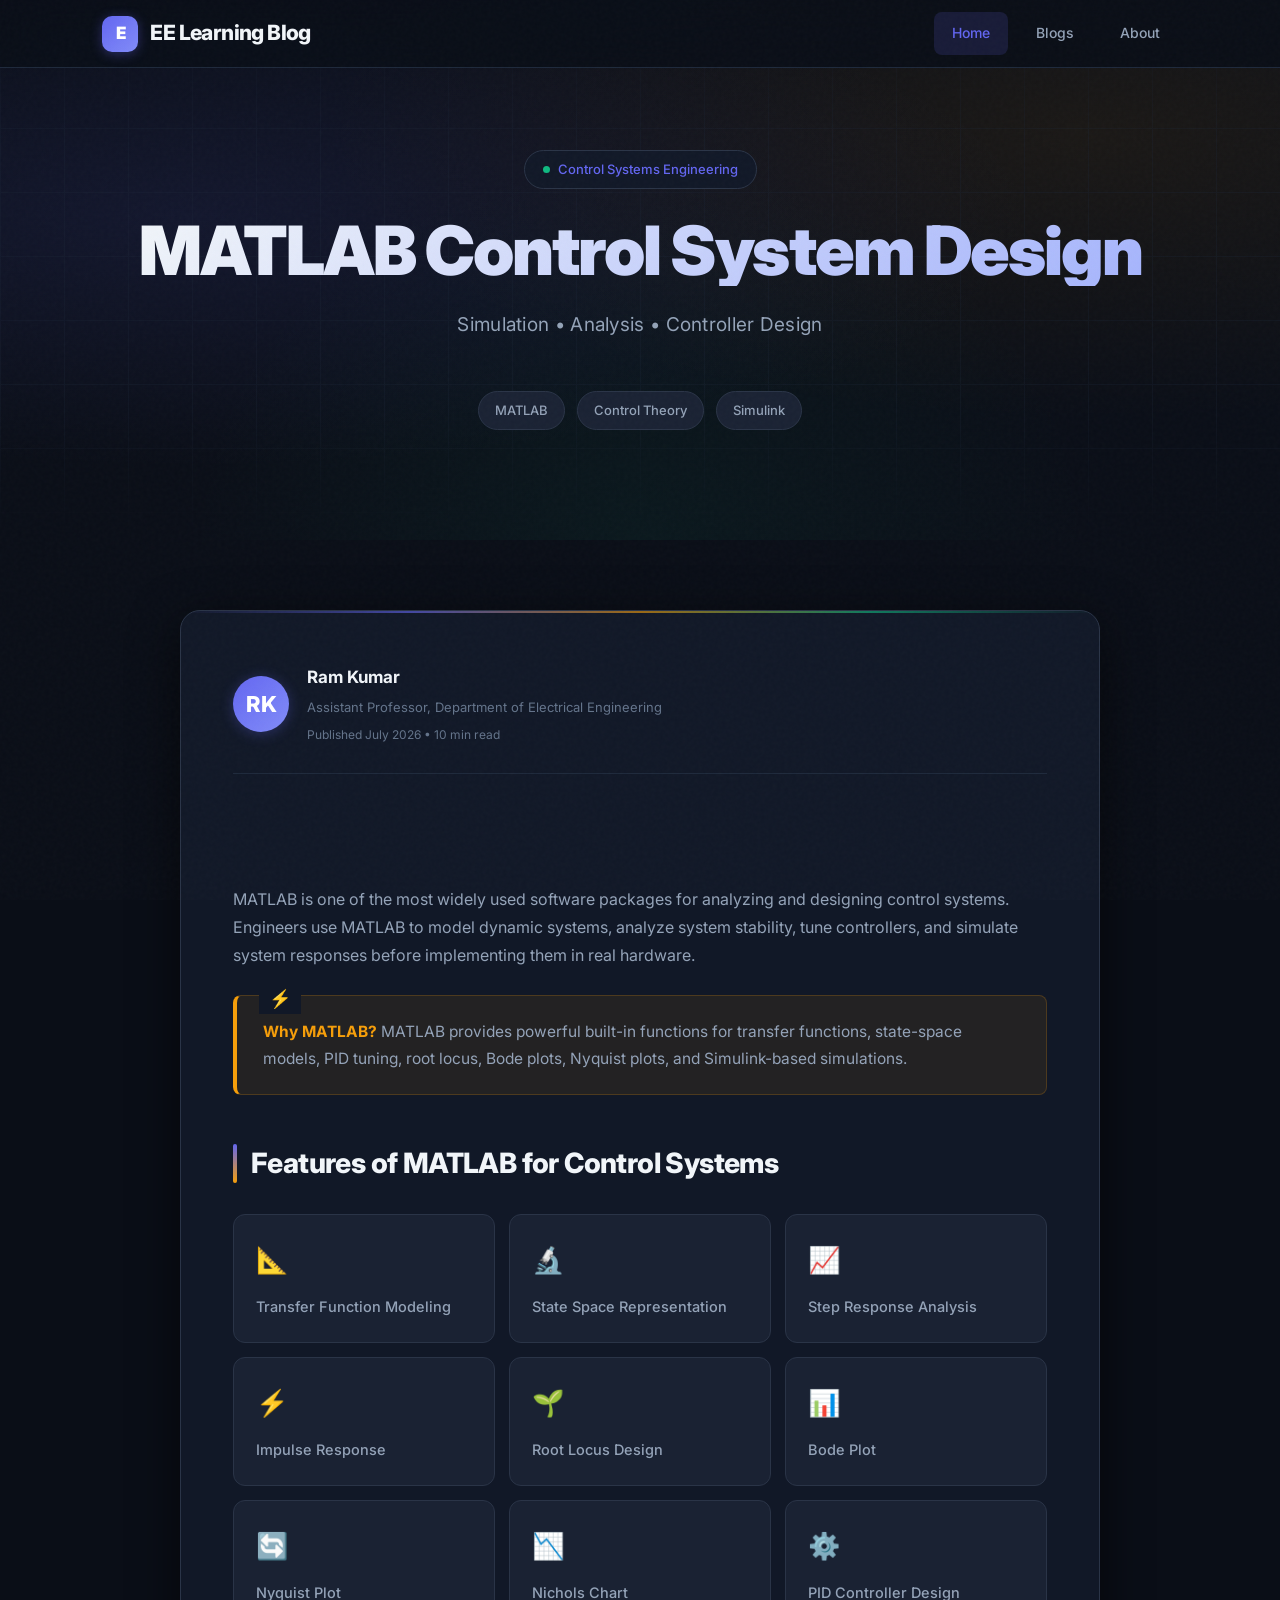
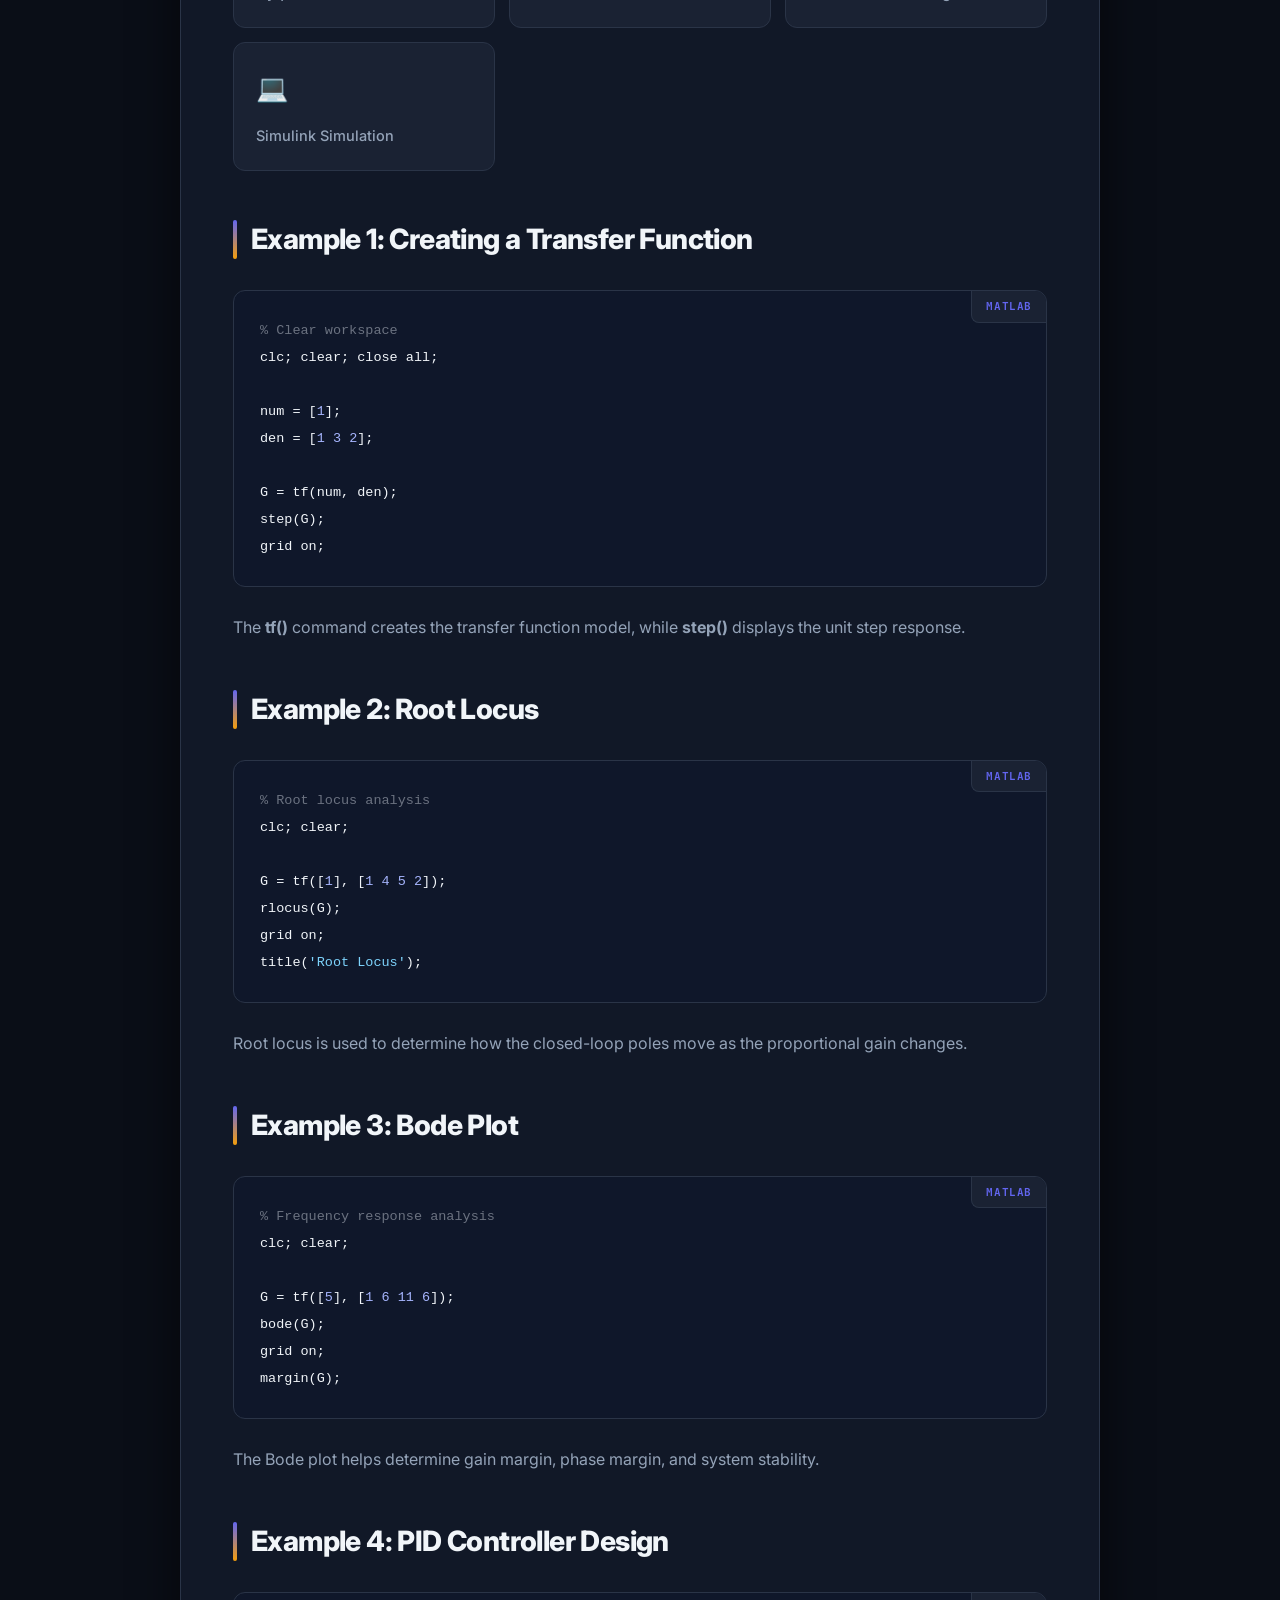
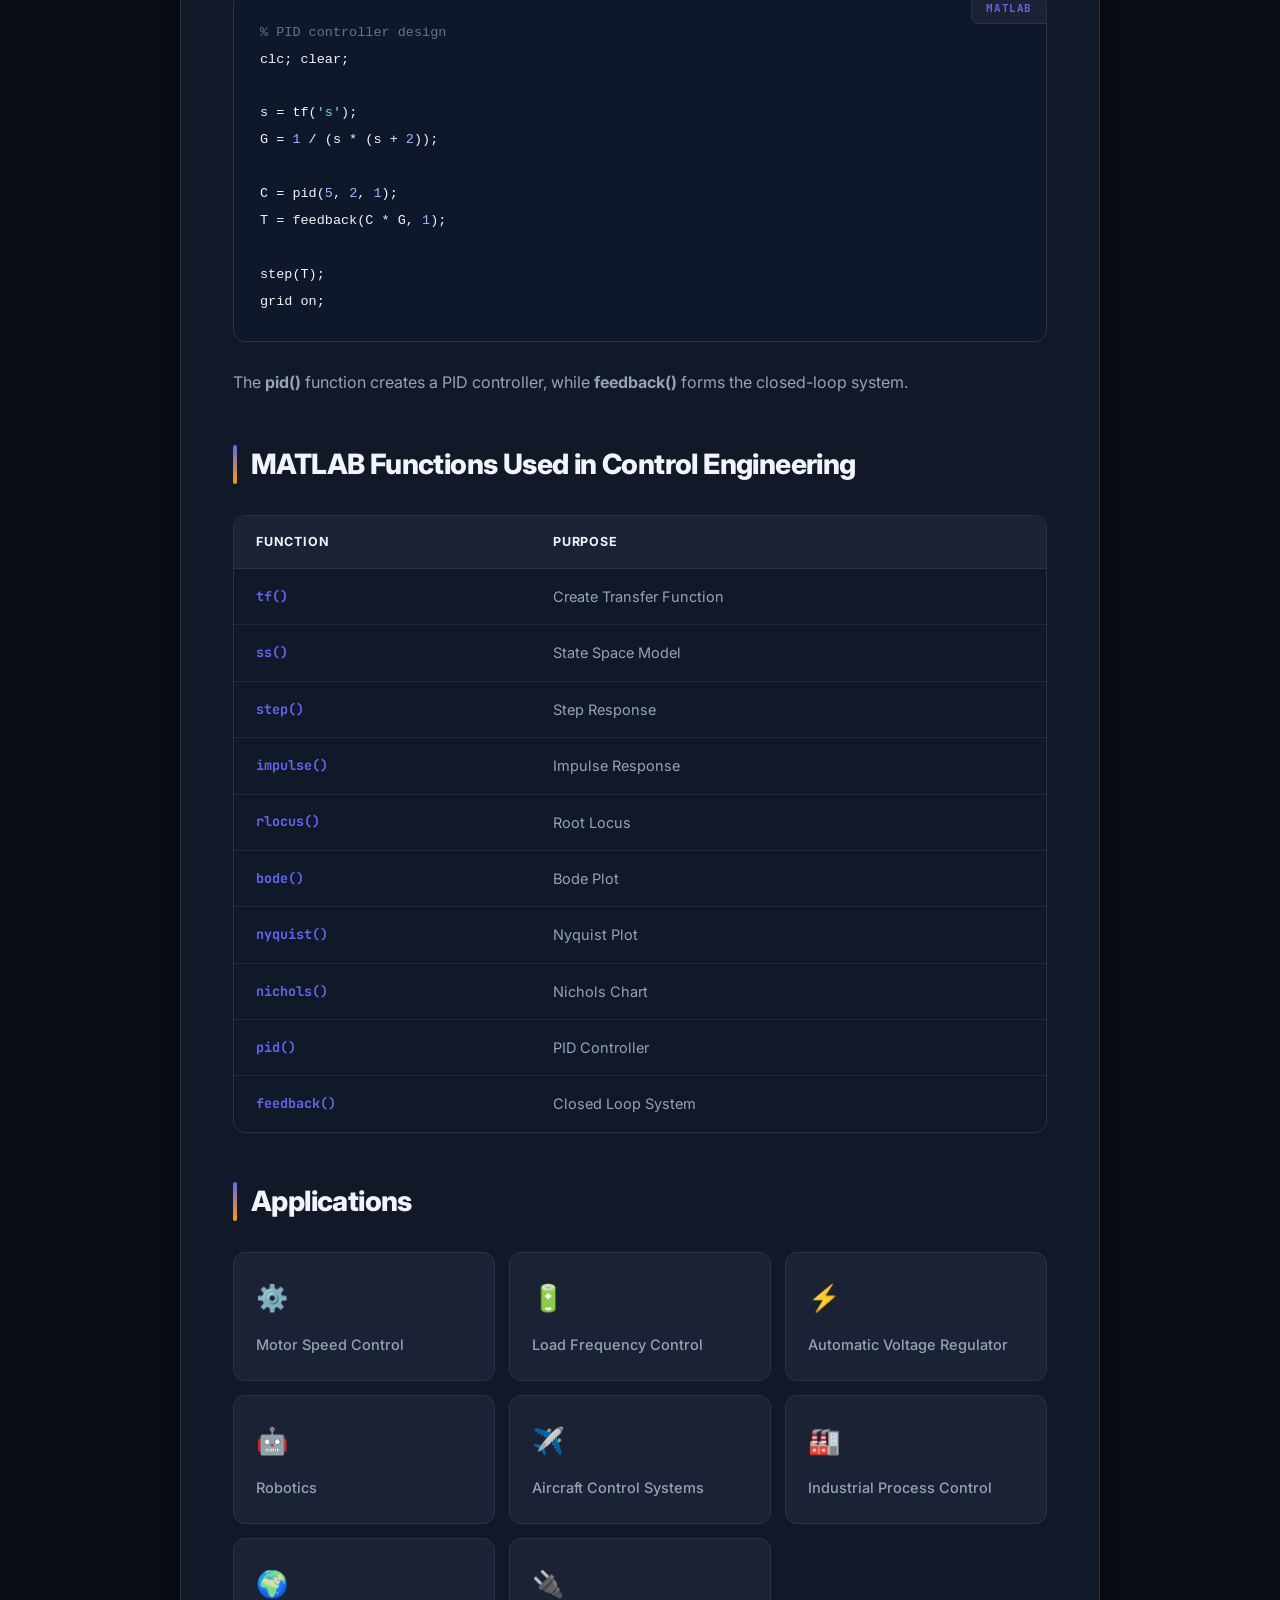
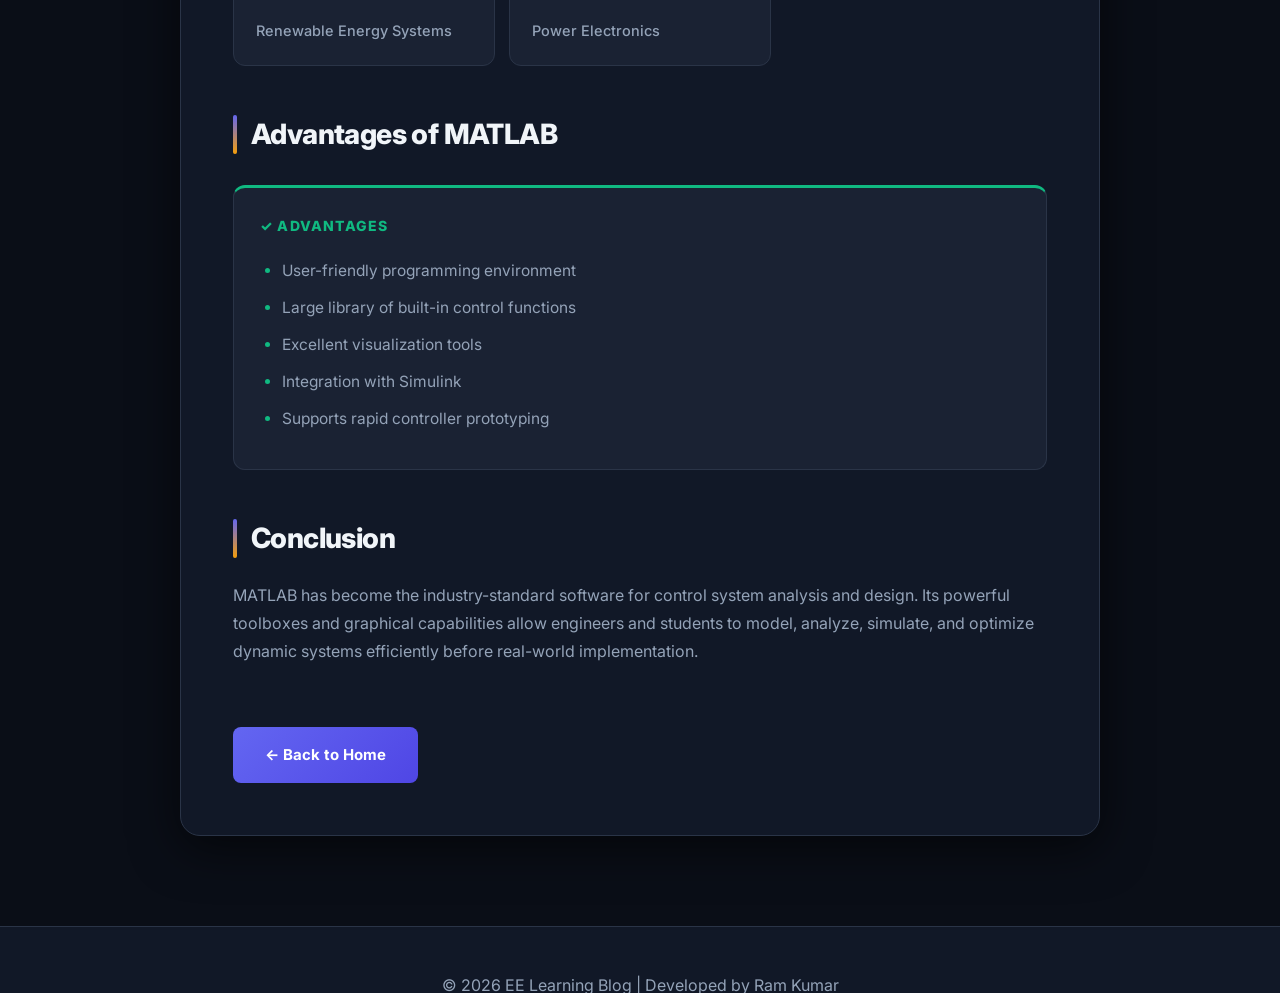
<file: blogs/matlab-control-design.html>
<!DOCTYPE html>
<html lang="en">
<head>
<meta charset="UTF-8">
<meta name="viewport" content="width=device-width, initial-scale=1.0">
<title>MATLAB Control System Design | EE Learning Blog</title>
<link href="https://fonts.googleapis.com/css2?family=Inter:wght@300;400;500;600;700;800;900&family=JetBrains+Mono:wght@400;500;600&display=swap" rel="stylesheet">
<style>
:root {
  --bg: #0a0e17;
  --bg-elevated: #111827;
  --bg-card: #1a2233;
  --border: #2a3447;
  --border-light: #1e293b;
  --text-primary: #f1f5f9;
  --text-secondary: #94a3b8;
  --text-muted: #64748b;
  --accent: #6366f1;
  --accent-glow: rgba(99, 102, 241, 0.15);
  --accent-secondary: #f59e0b;
  --accent-green: #10b981;
  --accent-red: #ef4444;
  --accent-cyan: #06b6d4;
  --accent-pink: #ec4899;
  --code-bg: #0f172a;
  --note-bg: rgba(245, 158, 11, 0.08);
  --note-border: #f59e0b;
  --shadow-sm: 0 1px 3px rgba(0,0,0,0.4);
  --shadow-md: 0 4px 16px rgba(0,0,0,0.5);
  --shadow-lg: 0 12px 48px rgba(0,0,0,0.6);
  --radius-sm: 8px;
  --radius-md: 12px;
  --radius-lg: 20px;
  --transition: all 0.3s cubic-bezier(0.4, 0, 0.2, 1);
}

* { margin: 0; padding: 0; box-sizing: border-box; }

html { scroll-behavior: smooth; }

body {
  font-family: 'Inter', -apple-system, BlinkMacSystemFont, sans-serif;
  background: var(--bg);
  color: var(--text-primary);
  line-height: 1.75;
  -webkit-font-smoothing: antialiased;
  overflow-x: hidden;
}

/* Scrollbar */
::-webkit-scrollbar { width: 8px; }
::-webkit-scrollbar-track { background: var(--bg); }
::-webkit-scrollbar-thumb { background: var(--border); border-radius: 4px; }
::-webkit-scrollbar-thumb:hover { background: var(--text-muted); }

/* Noise texture */
body::before {
  content: '';
  position: fixed; inset: 0;
  background-image: url("data:image/svg+xml,%3Csvg viewBox='0 0 256 256' xmlns='http://www.w3.org/2000/svg'%3E%3Cfilter id='n'%3E%3CfeTurbulence type='fractalNoise' baseFrequency='0.9' numOctaves='4' stitchTiles='stitch'/%3E%3C/filter%3E%3Crect width='100%25' height='100%25' filter='url(%23n)' opacity='0.025'/%3E%3C/svg%3E");
  pointer-events: none; z-index: 9999;
}

/* Header */
header {
  position: fixed; top: 0; left: 0; right: 0;
  z-index: 1000;
  background: rgba(10, 14, 23, 0.88);
  backdrop-filter: blur(24px) saturate(1.3);
  -webkit-backdrop-filter: blur(24px) saturate(1.3);
  border-bottom: 1px solid var(--border-light);
  padding: 0 8%;
  height: 68px;
  display: flex;
  justify-content: space-between;
  align-items: center;
  transition: var(--transition);
}

header.scrolled {
  background: rgba(10, 14, 23, 0.96);
  box-shadow: var(--shadow-md);
}

.logo {
  display: flex; align-items: center; gap: 12px;
  font-size: 21px; font-weight: 800;
  color: var(--text-primary);
  text-decoration: none;
  letter-spacing: -0.6px;
}

.logo-icon {
  width: 36px; height: 36px;
  background: linear-gradient(135deg, var(--accent), #818cf8);
  border-radius: 10px;
  display: flex; align-items: center; justify-content: center;
  font-size: 17px; color: white; font-weight: 900;
  box-shadow: 0 2px 12px rgba(99, 102, 241, 0.35);
}

nav { display: flex; gap: 10px; }

nav a {
  color: var(--text-secondary);
  text-decoration: none;
  font-size: 14px; font-weight: 500;
  padding: 9px 18px;
  border-radius: var(--radius-sm);
  transition: var(--transition);
}

nav a:hover {
  color: var(--text-primary);
  background: var(--bg-elevated);
}

nav a.active {
  color: var(--accent);
  background: var(--accent-glow);
}

/* Hero */
.hero {
  position: relative;
  min-height: 540px;
  display: flex;
  flex-direction: column;
  justify-content: center;
  align-items: center;
  text-align: center;
  padding: 130px 20px 90px;
  overflow: hidden;
  background:
    radial-gradient(ellipse at 15% 40%, rgba(99, 102, 241, 0.1) 0%, transparent 55%),
    radial-gradient(ellipse at 85% 25%, rgba(245, 158, 11, 0.07) 0%, transparent 50%),
    radial-gradient(ellipse at 50% 100%, rgba(16, 185, 129, 0.06) 0%, transparent 50%),
    var(--bg);
}

.hero::before {
  content: '';
  position: absolute; inset: 0;
  background:
    linear-gradient(90deg, var(--border-light) 1px, transparent 1px),
    linear-gradient(var(--border-light) 1px, transparent 1px);
  background-size: 64px 64px;
  opacity: 0.25;
  mask-image: linear-gradient(to bottom, transparent 0%, black 25%, black 75%, transparent 100%);
  -webkit-mask-image: linear-gradient(to bottom, transparent 0%, black 25%, black 75%, transparent 100%);
}

.hero-badge {
  display: inline-flex; align-items: center; gap: 8px;
  background: var(--bg-elevated);
  border: 1px solid var(--border);
  padding: 7px 18px;
  border-radius: 100px;
  font-size: 13px; font-weight: 500;
  color: var(--accent);
  margin-bottom: 26px;
  position: relative; z-index: 1;
}

.hero-badge .dot {
  width: 7px; height: 7px;
  background: var(--accent-green);
  border-radius: 50%;
  animation: pulse 2.2s ease-in-out infinite;
}

@keyframes pulse {
  0%, 100% { opacity: 1; transform: scale(1); }
  50% { opacity: 0.4; transform: scale(0.75); }
}

.hero h1 {
  font-size: clamp(38px, 6.5vw, 68px);
  font-weight: 900;
  line-height: 1.05;
  letter-spacing: -2px;
  margin-bottom: 22px;
  position: relative; z-index: 1;
  background: linear-gradient(135deg, var(--text-primary) 0%, #a5b4fc 100%);
  -webkit-background-clip: text;
  -webkit-text-fill-color: transparent;
  background-clip: text;
}

.hero p {
  font-size: 19px;
  color: var(--text-secondary);
  font-weight: 400;
  position: relative; z-index: 1;
  max-width: 520px;
  letter-spacing: 0.3px;
}

.hero-tags {
  display: flex; gap: 12px;
  margin-top: 32px;
  position: relative; z-index: 1;
  flex-wrap: wrap;
  justify-content: center;
}

.hero-tag {
  background: var(--bg-card);
  border: 1px solid var(--border);
  padding: 7px 16px;
  border-radius: 100px;
  font-size: 13px; font-weight: 500;
  color: var(--text-secondary);
  transition: var(--transition);
}

.hero-tag:hover {
  border-color: var(--accent);
  color: var(--accent);
  background: var(--accent-glow);
}

/* Main Container */
.container {
  width: 90%;
  max-width: 920px;
  margin: 0 auto;
  padding: 70px 0 90px;
}

/* Article Card */
.article {
  background: var(--bg-elevated);
  border: 1px solid var(--border);
  border-radius: var(--radius-lg);
  padding: 52px;
  box-shadow: var(--shadow-lg);
  position: relative;
  overflow: hidden;
}

.article::before {
  content: '';
  position: absolute;
  top: 0; left: 0; right: 0;
  height: 2px;
  background: linear-gradient(90deg, transparent, var(--accent), var(--accent-secondary), var(--accent-green), transparent);
  opacity: 0.6;
}

/* Author Block */
.author-block {
  display: flex; align-items: center; gap: 18px;
  margin-bottom: 36px;
  padding-bottom: 28px;
  border-bottom: 1px solid var(--border-light);
}

.author-avatar {
  width: 56px; height: 56px;
  border-radius: 50%;
  background: linear-gradient(135deg, var(--accent), #818cf8);
  display: flex; align-items: center; justify-content: center;
  font-size: 22px; font-weight: 800;
  color: white;
  flex-shrink: 0;
  box-shadow: 0 2px 14px rgba(99, 102, 241, 0.3);
}

.author-info { display: flex; flex-direction: column; gap: 3px; }

.author-name { font-size: 17px; font-weight: 700; color: var(--text-primary); }
.author-title { font-size: 13px; color: var(--text-muted); }
.author-date { font-size: 12px; color: var(--text-muted); margin-top: 2px; }

/* Typography */
h2 {
  color: var(--text-primary);
  font-size: 28px; font-weight: 800;
  margin-top: 44px; margin-bottom: 18px;
  letter-spacing: -0.6px;
  position: relative;
  padding-left: 18px;
}

h2::before {
  content: '';
  position: absolute;
  left: 0; top: 5px; bottom: 5px;
  width: 4px;
  background: linear-gradient(to bottom, var(--accent), var(--accent-secondary));
  border-radius: 3px;
}

p {
  color: var(--text-secondary);
  font-size: 16px;
  margin-bottom: 18px;
}

ul, ol {
  margin: 18px 0 18px 28px;
  color: var(--text-secondary);
}

li {
  margin-bottom: 10px;
  font-size: 15.5px;
}

li b { color: var(--text-primary); font-weight: 600; }

/* Note / Callout */
.note {
  background: var(--note-bg);
  border: 1px solid rgba(245, 158, 11, 0.2);
  border-left: 4px solid var(--note-border);
  padding: 22px 26px;
  border-radius: var(--radius-sm);
  margin: 26px 0;
  position: relative;
}

.note::before {
  content: '⚡';
  position: absolute;
  top: -13px; left: 22px;
  background: var(--bg-elevated);
  padding: 0 10px;
  font-size: 18px;
}

.note b { color: var(--accent-secondary); font-weight: 700; }
.note p { margin: 0; color: var(--text-secondary); font-size: 15.5px; }

/* Code Block */
pre {
  background: var(--code-bg);
  color: var(--text-primary);
  padding: 26px;
  overflow-x: auto;
  border-radius: var(--radius-md);
  border: 1px solid var(--border);
  margin: 26px 0;
  font-family: 'JetBrains Mono', monospace;
  font-size: 13.5px;
  line-height: 1.85;
  position: relative;
}

pre::before {
  content: 'MATLAB';
  position: absolute;
  top: 0; right: 0;
  background: var(--bg-card);
  border-left: 1px solid var(--border);
  border-bottom: 1px solid var(--border);
  padding: 5px 14px;
  font-size: 11px; font-weight: 700;
  color: var(--accent);
  border-bottom-left-radius: var(--radius-sm);
  letter-spacing: 0.6px;
}

pre .comment { color: #6b7280; }
pre .keyword { color: #f472b6; }
pre .string { color: #7dd3fc; }
pre .number { color: #a5b4fc; }
pre .function { color: #c4b5fd; }

/* Table */
.table-wrapper {
  overflow-x: auto;
  margin: 26px 0;
  border-radius: var(--radius-md);
  border: 1px solid var(--border);
}

table {
  width: 100%;
  border-collapse: collapse;
  font-size: 14.5px;
}

th {
  background: var(--bg-card);
  color: var(--text-primary);
  padding: 15px 22px;
  text-align: left;
  font-weight: 700;
  font-size: 12.5px;
  text-transform: uppercase;
  letter-spacing: 0.8px;
  border-bottom: 1px solid var(--border);
}

td {
  padding: 15px 22px;
  border-bottom: 1px solid var(--border-light);
  color: var(--text-secondary);
  transition: var(--transition);
}

tr:hover td { background: rgba(99, 102, 241, 0.04); }
tr:last-child td { border-bottom: none; }

td:first-child {
  font-weight: 700;
  color: var(--accent);
  font-family: 'JetBrains Mono', monospace;
  font-size: 13.5px;
}

/* Feature Grid (Bento Style) */
.feature-grid {
  display: grid;
  grid-template-columns: repeat(auto-fit, minmax(210px, 1fr));
  gap: 14px;
  margin: 26px 0;
}

.feature-card {
  background: var(--bg-card);
  border: 1px solid var(--border);
  border-radius: var(--radius-md);
  padding: 22px;
  transition: var(--transition);
  cursor: default;
}

.feature-card:hover {
  border-color: var(--accent);
  transform: translateY(-3px);
  box-shadow: var(--shadow-md);
}

.feature-card .icon {
  font-size: 26px;
  margin-bottom: 12px;
}

.feature-card p {
  margin: 0;
  font-size: 14.5px;
  color: var(--text-secondary);
  font-weight: 500;
}

/* Pros & Cons */
.pros-cons {
  display: grid;
  grid-template-columns: 1fr;
  gap: 18px;
  margin: 26px 0;
}

.pros, .cons {
  background: var(--bg-card);
  border: 1px solid var(--border);
  border-radius: var(--radius-md);
  padding: 26px;
}

.pros { border-top: 3px solid var(--accent-green); }
.cons { border-top: 3px solid var(--accent-red); }

.pros h3, .cons h3 {
  font-size: 14px; font-weight: 800;
  text-transform: uppercase;
  letter-spacing: 1.2px;
  margin-bottom: 18px;
}

.pros h3 { color: var(--accent-green); }
.cons h3 { color: var(--accent-red); }

.pros ul, .cons ul { margin: 0; padding-left: 22px; }
.pros li::marker { color: var(--accent-green); }
.cons li::marker { color: var(--accent-red); }

/* Button */
.button {
  display: inline-flex; align-items: center; gap: 10px;
  margin-top: 44px;
  padding: 15px 32px;
  background: linear-gradient(135deg, var(--accent), #4f46e5);
  color: white;
  text-decoration: none;
  border-radius: var(--radius-sm);
  font-size: 15px; font-weight: 700;
  transition: var(--transition);
  border: none;
  cursor: pointer;
  position: relative;
  overflow: hidden;
}

.button::after {
  content: '';
  position: absolute;
  top: 0; left: -100%;
  width: 100%; height: 100%;
  background: linear-gradient(90deg, transparent, rgba(255,255,255,0.15), transparent);
  transition: left 0.6s;
}

.button:hover::after { left: 100%; }

.button:hover {
  transform: translateY(-2px);
  box-shadow: 0 10px 30px rgba(99, 102, 241, 0.35);
}

/* Footer */
footer {
  margin-top: 0;
  background: var(--bg-elevated);
  border-top: 1px solid var(--border);
  color: var(--text-muted);
  padding: 44px 20px;
  text-align: center;
  font-size: 14.5px;
}

footer a {
  color: var(--text-secondary);
  text-decoration: none;
  transition: var(--transition);
}

footer a:hover { color: var(--accent); }

/* Scroll Reveal */
.reveal {
  opacity: 0;
  transform: translateY(35px);
  transition: all 0.7s cubic-bezier(0.4, 0, 0.2, 1);
}

.reveal.visible {
  opacity: 1;
  transform: translateY(0);
}

/* Reading Progress Bar */
.reading-progress {
  position: fixed;
  top: 0; left: 0;
  height: 2px;
  background: linear-gradient(90deg, var(--accent), var(--accent-secondary), var(--accent-green));
  z-index: 1001;
  width: 0%;
  transition: width 0.1s linear;
}

/* Back to Top */
.back-to-top {
  position: fixed;
  bottom: 32px; right: 32px;
  width: 48px; height: 48px;
  background: var(--bg-card);
  border: 1px solid var(--border);
  border-radius: 50%;
  display: flex; align-items: center; justify-content: center;
  color: var(--text-secondary);
  text-decoration: none;
  font-size: 20px;
  cursor: pointer;
  opacity: 0;
  transform: translateY(24px);
  transition: var(--transition);
  z-index: 999;
}

.back-to-top.visible {
  opacity: 1;
  transform: translateY(0);
}

.back-to-top:hover {
  border-color: var(--accent);
  color: var(--accent);
  transform: translateY(-2px);
}

/* Responsive */
@media (max-width: 640px) {
  .article { padding: 30px; }
  .container { width: 95%; }
  header { padding: 0 5%; }
  nav a { padding: 7px 12px; font-size: 13px; }
}
</style>
</head>

<body>

<div class="reading-progress" id="progressBar"></div>

<header id="mainHeader">
  <a href="../index.html#home" class="logo">
    <div class="logo-icon">E</div>
    EE Learning Blog
  </a>
  <nav>
    <a href="../index.html#home" class="active">Home</a>
    <a href="../index.html#blogs">Blogs</a>
    <a href="../index.html#about">About</a>
  </nav>
</header>

<section class="hero">
  <div class="hero-badge">
    <span class="dot"></span>
    Control Systems Engineering
  </div>
  <h1>MATLAB Control System Design</h1>
  <p>Simulation • Analysis • Controller Design</p>
  <div class="hero-tags">
    <span class="hero-tag">MATLAB</span>
    <span class="hero-tag">Control Theory</span>
    <span class="hero-tag">Simulink</span>
  </div>
</section>

<div class="container">
  <div class="article">

    <div class="author-block reveal">
      <div class="author-avatar">RK</div>
      <div class="author-info">
        <span class="author-name">Ram Kumar</span>
        <span class="author-title">Assistant Professor, Department of Electrical Engineering</span>
        <span class="author-date">Published July 2026 • 10 min read</span>
      </div>
    </div>

    <h2 class="reveal">Introduction</h2>
    <p class="reveal">
      MATLAB is one of the most widely used software packages for analyzing and designing control systems. Engineers use MATLAB to model dynamic systems, analyze system stability, tune controllers, and simulate system responses before implementing them in real hardware.
    </p>

    <div class="note reveal">
      <p><b>Why MATLAB?</b> MATLAB provides powerful built-in functions for transfer functions, state-space models, PID tuning, root locus, Bode plots, Nyquist plots, and Simulink-based simulations.</p>
    </div>

    <h2 class="reveal">Features of MATLAB for Control Systems</h2>
    <div class="feature-grid reveal">
      <div class="feature-card"><div class="icon">📐</div><p>Transfer Function Modeling</p></div>
      <div class="feature-card"><div class="icon">🔬</div><p>State Space Representation</p></div>
      <div class="feature-card"><div class="icon">📈</div><p>Step Response Analysis</p></div>
      <div class="feature-card"><div class="icon">⚡</div><p>Impulse Response</p></div>
      <div class="feature-card"><div class="icon">🌱</div><p>Root Locus Design</p></div>
      <div class="feature-card"><div class="icon">📊</div><p>Bode Plot</p></div>
      <div class="feature-card"><div class="icon">🔄</div><p>Nyquist Plot</p></div>
      <div class="feature-card"><div class="icon">📉</div><p>Nichols Chart</p></div>
      <div class="feature-card"><div class="icon">⚙️</div><p>PID Controller Design</p></div>
      <div class="feature-card"><div class="icon">💻</div><p>Simulink Simulation</p></div>
    </div>

    <h2 class="reveal">Example 1: Creating a Transfer Function</h2>
    <pre class="reveal"><code><span class="comment">% Clear workspace</span>
clc; clear; close all;

num = [<span class="number">1</span>];
den = [<span class="number">1</span> <span class="number">3</span> <span class="number">2</span>];

G = tf(num, den);
step(G);
grid on;</code></pre>
    <p class="reveal">The <b>tf()</b> command creates the transfer function model, while <b>step()</b> displays the unit step response.</p>

    <h2 class="reveal">Example 2: Root Locus</h2>
    <pre class="reveal"><code><span class="comment">% Root locus analysis</span>
clc; clear;

G = tf([<span class="number">1</span>], [<span class="number">1</span> <span class="number">4</span> <span class="number">5</span> <span class="number">2</span>]);
rlocus(G);
grid on;
title(<span class="string">'Root Locus'</span>);</code></pre>
    <p class="reveal">Root locus is used to determine how the closed-loop poles move as the proportional gain changes.</p>

    <h2 class="reveal">Example 3: Bode Plot</h2>
    <pre class="reveal"><code><span class="comment">% Frequency response analysis</span>
clc; clear;

G = tf([<span class="number">5</span>], [<span class="number">1</span> <span class="number">6</span> <span class="number">11</span> <span class="number">6</span>]);
bode(G);
grid on;
margin(G);</code></pre>
    <p class="reveal">The Bode plot helps determine gain margin, phase margin, and system stability.</p>

    <h2 class="reveal">Example 4: PID Controller Design</h2>
    <pre class="reveal"><code><span class="comment">% PID controller design</span>
clc; clear;

s = tf(<span class="string">'s'</span>);
G = <span class="number">1</span> / (s * (s + <span class="number">2</span>));

C = pid(<span class="number">5</span>, <span class="number">2</span>, <span class="number">1</span>);
T = feedback(C * G, <span class="number">1</span>);

step(T);
grid on;</code></pre>
    <p class="reveal">The <b>pid()</b> function creates a PID controller, while <b>feedback()</b> forms the closed-loop system.</p>

    <h2 class="reveal">MATLAB Functions Used in Control Engineering</h2>
    <div class="table-wrapper reveal">
      <table>
        <tr><th>Function</th><th>Purpose</th></tr>
        <tr><td>tf()</td><td>Create Transfer Function</td></tr>
        <tr><td>ss()</td><td>State Space Model</td></tr>
        <tr><td>step()</td><td>Step Response</td></tr>
        <tr><td>impulse()</td><td>Impulse Response</td></tr>
        <tr><td>rlocus()</td><td>Root Locus</td></tr>
        <tr><td>bode()</td><td>Bode Plot</td></tr>
        <tr><td>nyquist()</td><td>Nyquist Plot</td></tr>
        <tr><td>nichols()</td><td>Nichols Chart</td></tr>
        <tr><td>pid()</td><td>PID Controller</td></tr>
        <tr><td>feedback()</td><td>Closed Loop System</td></tr>
      </table>
    </div>

    <h2 class="reveal">Applications</h2>
    <div class="feature-grid reveal">
      <div class="feature-card"><div class="icon">⚙️</div><p>Motor Speed Control</p></div>
      <div class="feature-card"><div class="icon">🔋</div><p>Load Frequency Control</p></div>
      <div class="feature-card"><div class="icon">⚡</div><p>Automatic Voltage Regulator</p></div>
      <div class="feature-card"><div class="icon">🤖</div><p>Robotics</p></div>
      <div class="feature-card"><div class="icon">✈️</div><p>Aircraft Control Systems</p></div>
      <div class="feature-card"><div class="icon">🏭</div><p>Industrial Process Control</p></div>
      <div class="feature-card"><div class="icon">🌍</div><p>Renewable Energy Systems</p></div>
      <div class="feature-card"><div class="icon">🔌</div><p>Power Electronics</p></div>
    </div>

    <h2 class="reveal">Advantages of MATLAB</h2>
    <div class="pros-cons reveal">
      <div class="pros">
        <h3>✓ Advantages</h3>
        <ul>
          <li>User-friendly programming environment</li>
          <li>Large library of built-in control functions</li>
          <li>Excellent visualization tools</li>
          <li>Integration with Simulink</li>
          <li>Supports rapid controller prototyping</li>
        </ul>
      </div>
    </div>

    <h2 class="reveal">Conclusion</h2>
    <p class="reveal">
      MATLAB has become the industry-standard software for control system analysis and design. Its powerful toolboxes and graphical capabilities allow engineers and students to model, analyze, simulate, and optimize dynamic systems efficiently before real-world implementation.
    </p>

    <a href="../index.html#home" class="button reveal">
      ← Back to Home
    </a>

  </div>
</div>

<footer>
  <p>© 2026 <a href="../index.html#home">EE Learning Blog</a> | Developed by Ram Kumar</p>
</footer>

<a href="#" class="back-to-top" id="backToTop" onclick="window.scrollTo({top:0,behavior:'smooth'});return false;">↑</a>

<script>
// Header scroll effect
const header = document.getElementById('mainHeader');
window.addEventListener('scroll', () => {
  header.classList.toggle('scrolled', window.scrollY > 50);
});

// Reading progress bar
const progressBar = document.getElementById('progressBar');
window.addEventListener('scroll', () => {
  const scrollTop = window.scrollY;
  const docHeight = document.documentElement.scrollHeight - window.innerHeight;
  progressBar.style.width = (scrollTop / docHeight * 100) + '%';
});

// Back to top button
const backToTop = document.getElementById('backToTop');
window.addEventListener('scroll', () => {
  backToTop.classList.toggle('visible', window.scrollY > 400);
});

// Scroll reveal animation
const revealObserver = new IntersectionObserver((entries) => {
  entries.forEach(entry => {
    if (entry.isIntersecting) entry.target.classList.add('visible');
  });
}, { threshold: 0.1, rootMargin: '0px 0px -50px 0px' });

document.querySelectorAll('.reveal').forEach(el => revealObserver.observe(el));

// Nav active state
document.querySelectorAll('nav a').forEach(link => {
  link.addEventListener('click', () => {
    document.querySelectorAll('nav a').forEach(l => l.classList.remove('active'));
    link.classList.add('active');
  });
});
</script>

</body>
</html>
</file>
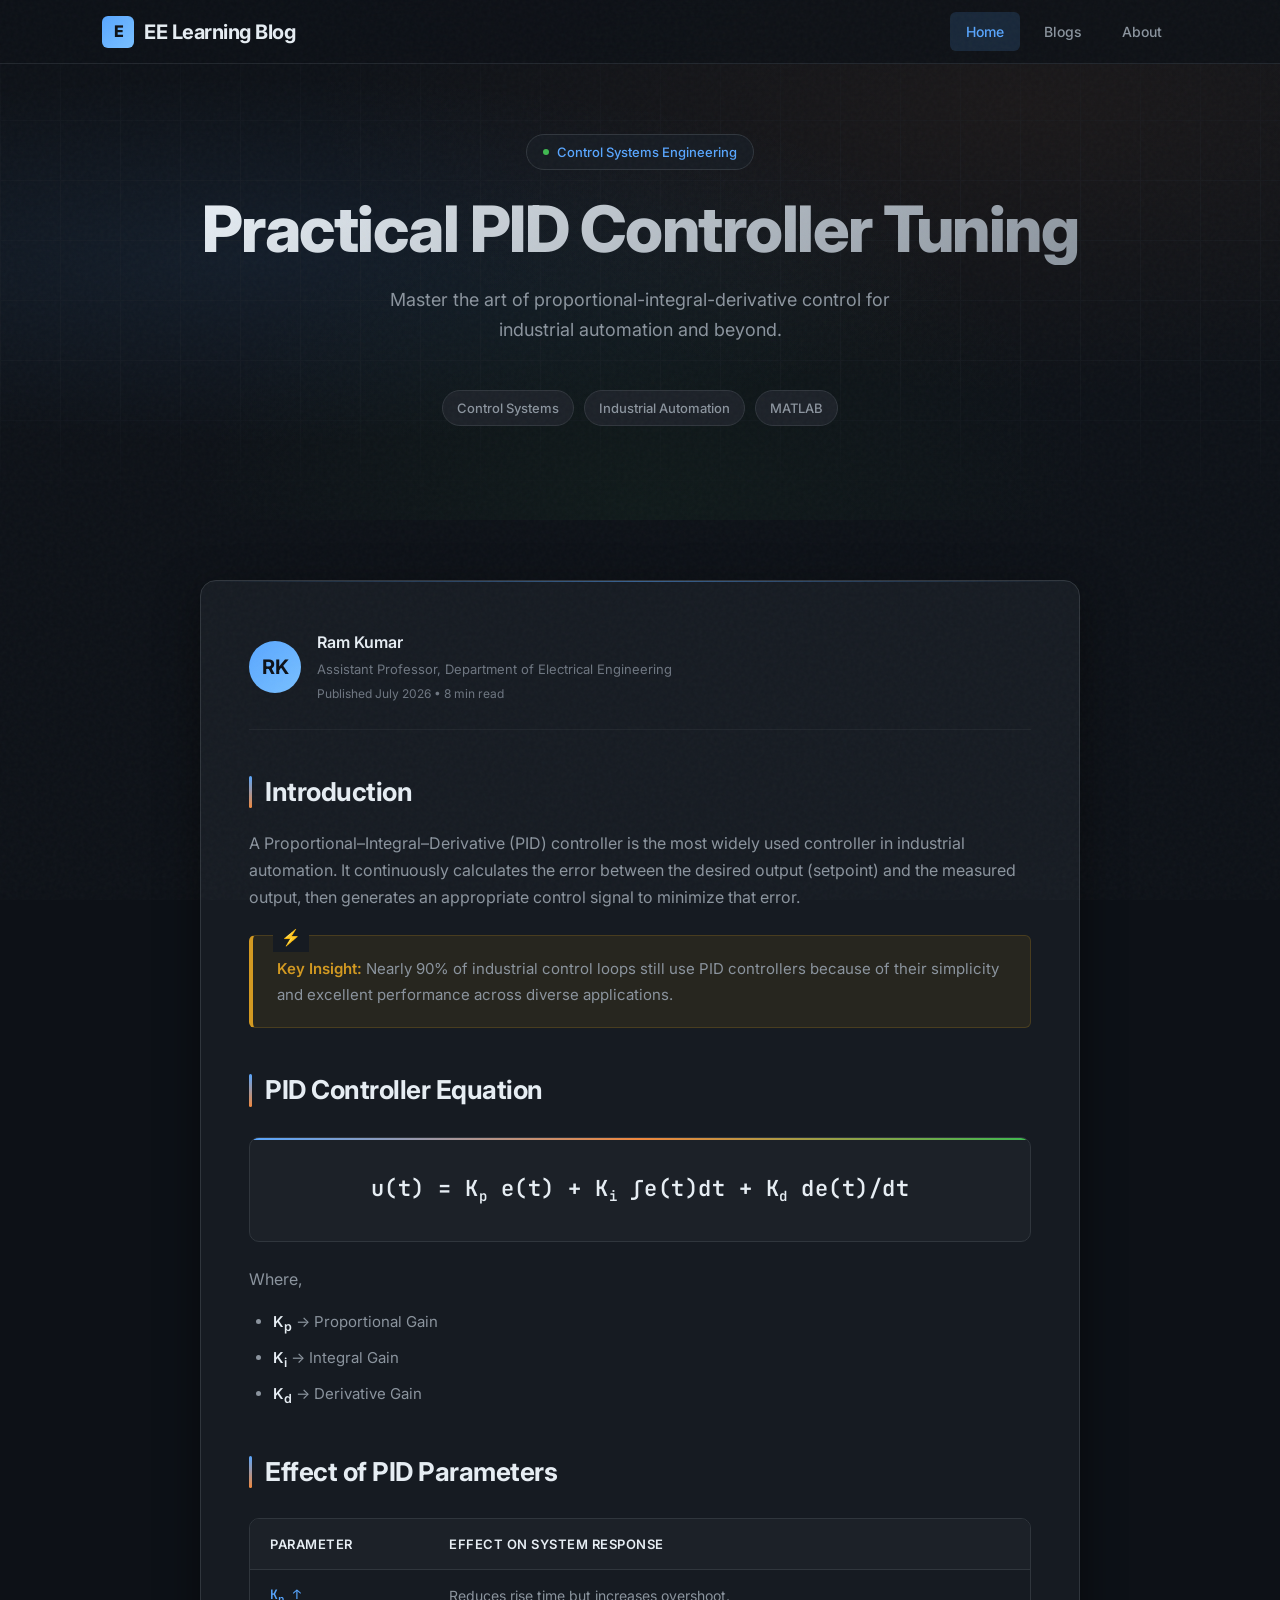
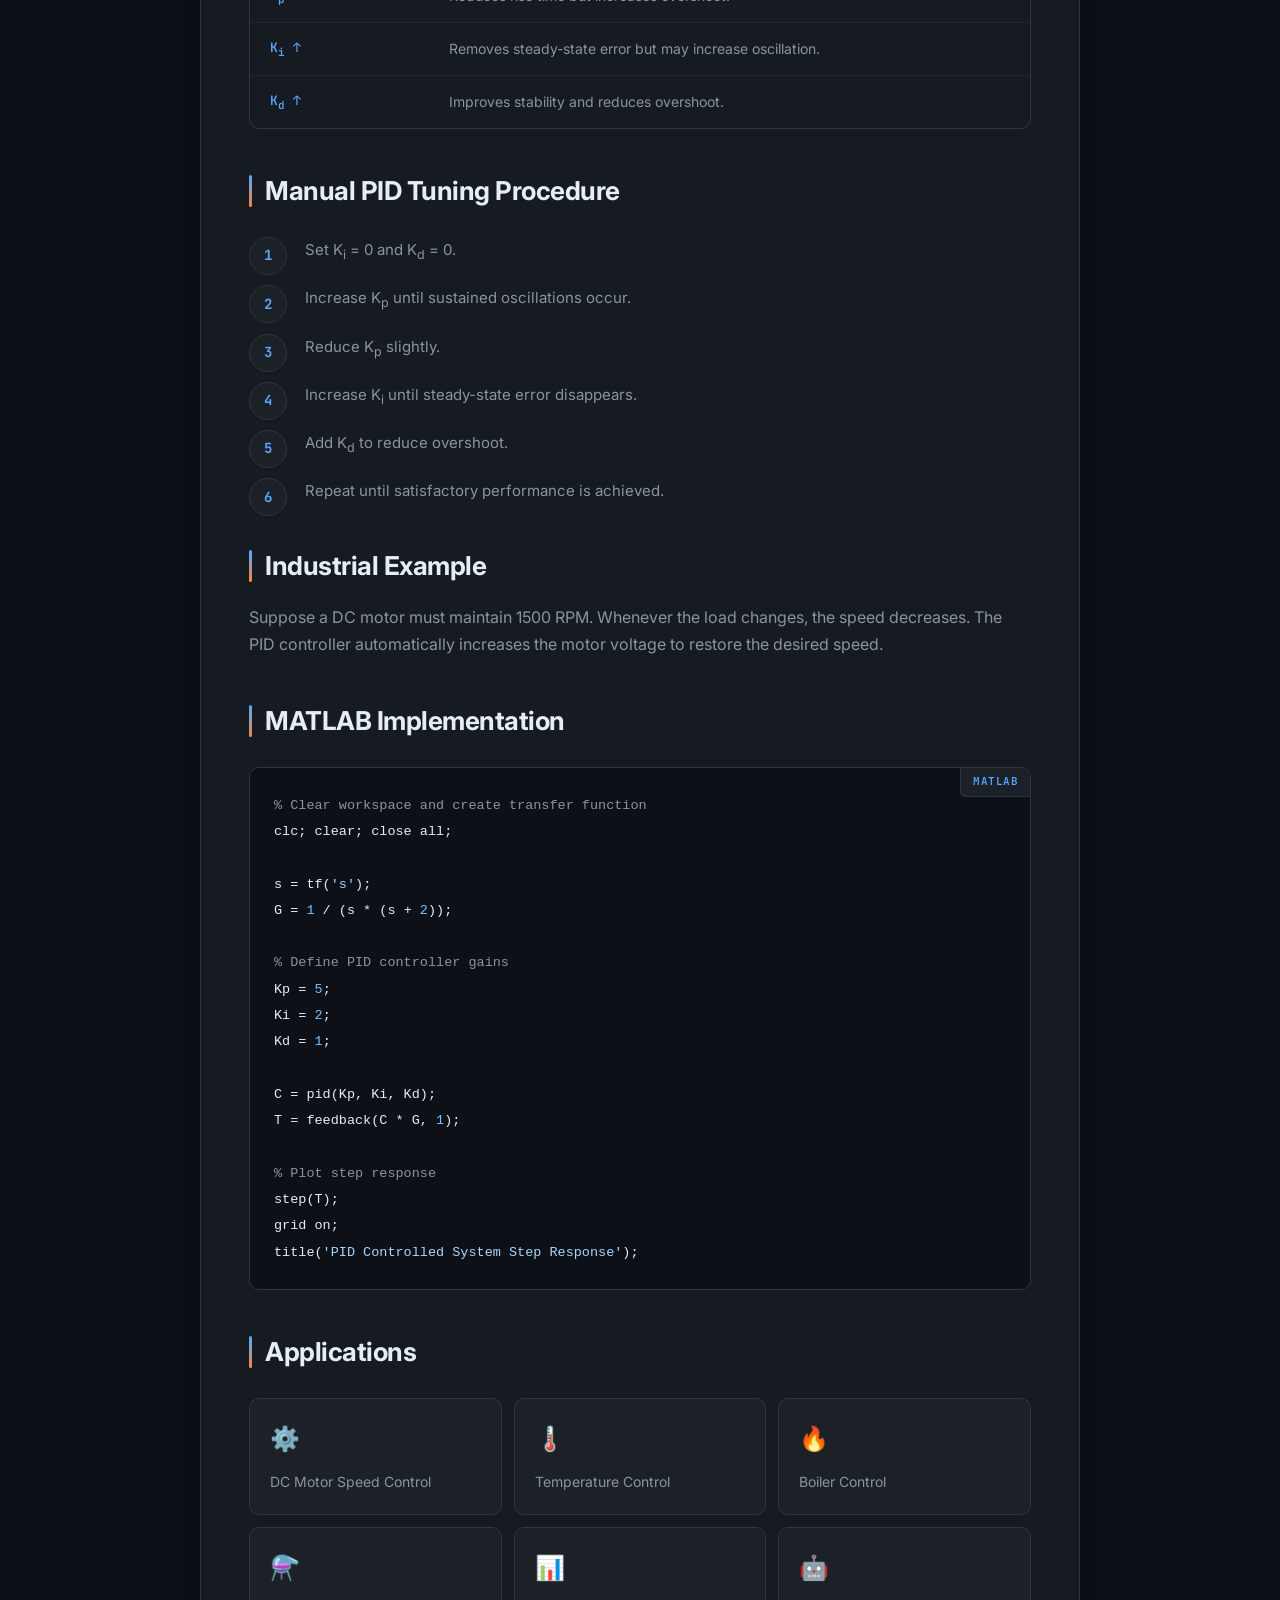
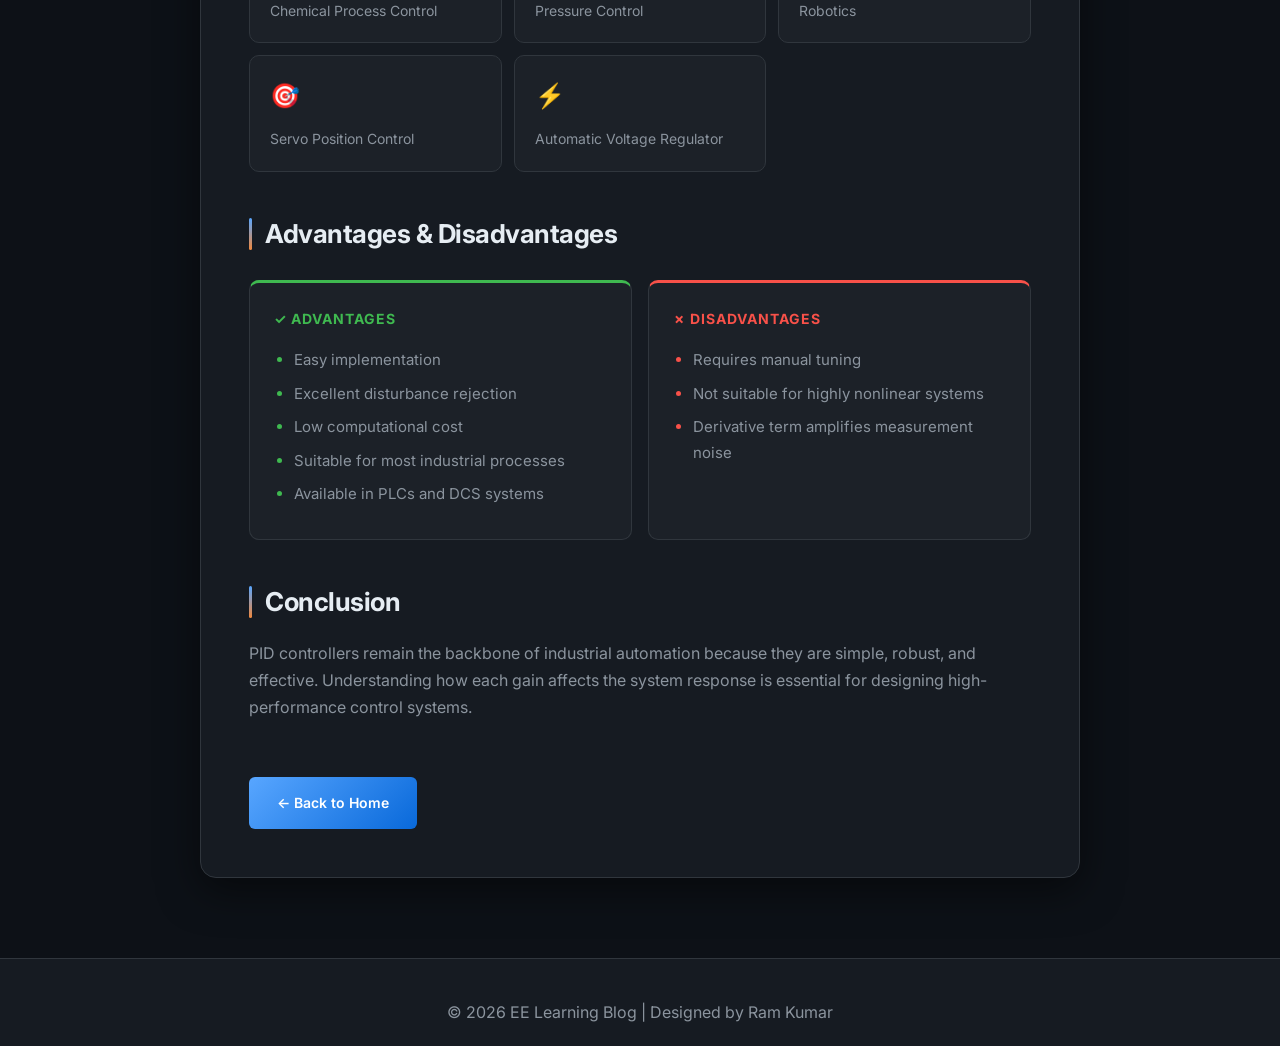
<file: blogs/pid-tuning.html>
<!DOCTYPE html>
<html lang="en">
<head>
<meta charset="UTF-8">
<meta name="viewport" content="width=device-width, initial-scale=1.0">
<title>Practical PID Controller Tuning | EE Learning Blog</title>
<link href="https://fonts.googleapis.com/css2?family=Inter:wght@300;400;500;600;700;800;900&family=JetBrains+Mono:wght@400;500;600&display=swap" rel="stylesheet">
<style>
:root {
  --bg: #0d1117;
  --bg-elevated: #161b22;
  --bg-card: #1c2128;
  --border: #30363d;
  --border-light: #21262d;
  --text-primary: #e6edf3;
  --text-secondary: #8b949e;
  --text-muted: #6e7681;
  --accent: #58a6ff;
  --accent-glow: rgba(88, 166, 255, 0.15);
  --accent-secondary: #f0883e;
  --accent-green: #3fb950;
  --accent-red: #f85149;
  --accent-yellow: #d29922;
  --code-bg: #0d1117;
  --note-bg: rgba(242, 179, 0, 0.08);
  --note-border: #d29922;
  --shadow-sm: 0 1px 2px rgba(0,0,0,0.3);
  --shadow-md: 0 4px 12px rgba(0,0,0,0.4);
  --shadow-lg: 0 12px 40px rgba(0,0,0,0.5);
  --radius-sm: 6px;
  --radius-md: 10px;
  --radius-lg: 16px;
  --transition: all 0.25s cubic-bezier(0.4, 0, 0.2, 1);
}

* {
  margin: 0;
  padding: 0;
  box-sizing: border-box;
}

html {
  scroll-behavior: smooth;
}

body {
  font-family: 'Inter', -apple-system, BlinkMacSystemFont, sans-serif;
  background: var(--bg);
  color: var(--text-primary);
  line-height: 1.7;
  -webkit-font-smoothing: antialiased;
  overflow-x: hidden;
}

/* Scrollbar */
::-webkit-scrollbar { width: 8px; }
::-webkit-scrollbar-track { background: var(--bg); }
::-webkit-scrollbar-thumb { background: var(--border); border-radius: 4px; }
::-webkit-scrollbar-thumb:hover { background: var(--text-muted); }

/* Noise texture overlay */
body::before {
  content: '';
  position: fixed;
  top: 0; left: 0; right: 0; bottom: 0;
  background-image: url("data:image/svg+xml,%3Csvg viewBox='0 0 256 256' xmlns='http://www.w3.org/2000/svg'%3E%3Cfilter id='noise'%3E%3CfeTurbulence type='fractalNoise' baseFrequency='0.9' numOctaves='4' stitchTiles='stitch'/%3E%3C/filter%3E%3Crect width='100%25' height='100%25' filter='url(%23noise)' opacity='0.03'/%3E%3C/svg%3E");
  pointer-events: none;
  z-index: 9999;
}

/* Header */
header {
  position: fixed;
  top: 0; left: 0; right: 0;
  z-index: 1000;
  background: rgba(13, 17, 23, 0.85);
  backdrop-filter: blur(20px) saturate(1.2);
  -webkit-backdrop-filter: blur(20px) saturate(1.2);
  border-bottom: 1px solid var(--border-light);
  padding: 0 8%;
  height: 64px;
  display: flex;
  justify-content: space-between;
  align-items: center;
  transition: var(--transition);
}

header.scrolled {
  background: rgba(13, 17, 23, 0.95);
  box-shadow: var(--shadow-md);
}

.logo {
  display: flex;
  align-items: center;
  gap: 10px;
  font-size: 20px;
  font-weight: 700;
  color: var(--text-primary);
  text-decoration: none;
  letter-spacing: -0.5px;
}

.logo-icon {
  width: 32px;
  height: 32px;
  background: linear-gradient(135deg, var(--accent), #79c0ff);
  border-radius: var(--radius-sm);
  display: flex;
  align-items: center;
  justify-content: center;
  font-size: 16px;
  color: var(--bg);
  font-weight: 800;
}

nav {
  display: flex;
  gap: 8px;
}

nav a {
  color: var(--text-secondary);
  text-decoration: none;
  font-size: 14px;
  font-weight: 500;
  padding: 8px 16px;
  border-radius: var(--radius-sm);
  transition: var(--transition);
  position: relative;
}

nav a:hover {
  color: var(--text-primary);
  background: var(--bg-elevated);
}

nav a.active {
  color: var(--accent);
  background: var(--accent-glow);
}

/* Hero */
.hero {
  position: relative;
  min-height: 520px;
  display: flex;
  flex-direction: column;
  justify-content: center;
  align-items: center;
  text-align: center;
  padding: 120px 20px 80px;
  overflow: hidden;
  background: 
    radial-gradient(ellipse at 20% 50%, rgba(88, 166, 255, 0.08) 0%, transparent 50%),
    radial-gradient(ellipse at 80% 20%, rgba(240, 136, 62, 0.06) 0%, transparent 50%),
    radial-gradient(ellipse at 50% 100%, rgba(63, 185, 80, 0.05) 0%, transparent 50%),
    var(--bg);
}

.hero::before {
  content: '';
  position: absolute;
  top: 0; left: 0; right: 0; bottom: 0;
  background: 
    linear-gradient(90deg, var(--border-light) 1px, transparent 1px),
    linear-gradient(var(--border-light) 1px, transparent 1px);
  background-size: 60px 60px;
  opacity: 0.3;
  mask-image: linear-gradient(to bottom, transparent 0%, black 30%, black 70%, transparent 100%);
  -webkit-mask-image: linear-gradient(to bottom, transparent 0%, black 30%, black 70%, transparent 100%);
}

.hero-badge {
  display: inline-flex;
  align-items: center;
  gap: 8px;
  background: var(--bg-elevated);
  border: 1px solid var(--border);
  padding: 6px 16px;
  border-radius: 100px;
  font-size: 13px;
  font-weight: 500;
  color: var(--accent);
  margin-bottom: 24px;
  position: relative;
  z-index: 1;
}

.hero-badge .dot {
  width: 6px;
  height: 6px;
  background: var(--accent-green);
  border-radius: 50%;
  animation: pulse 2s ease-in-out infinite;
}

@keyframes pulse {
  0%, 100% { opacity: 1; transform: scale(1); }
  50% { opacity: 0.5; transform: scale(0.8); }
}

.hero h1 {
  font-size: clamp(36px, 6vw, 64px);
  font-weight: 800;
  line-height: 1.1;
  letter-spacing: -1.5px;
  margin-bottom: 20px;
  position: relative;
  z-index: 1;
  background: linear-gradient(135deg, var(--text-primary) 0%, var(--text-secondary) 100%);
  -webkit-background-clip: text;
  -webkit-text-fill-color: transparent;
  background-clip: text;
}

.hero p {
  font-size: 18px;
  color: var(--text-secondary);
  font-weight: 400;
  position: relative;
  z-index: 1;
  max-width: 500px;
}

.hero-tags {
  display: flex;
  gap: 10px;
  margin-top: 28px;
  position: relative;
  z-index: 1;
  flex-wrap: wrap;
  justify-content: center;
}

.hero-tag {
  background: var(--bg-card);
  border: 1px solid var(--border);
  padding: 6px 14px;
  border-radius: 100px;
  font-size: 13px;
  font-weight: 500;
  color: var(--text-secondary);
  transition: var(--transition);
}

.hero-tag:hover {
  border-color: var(--accent);
  color: var(--accent);
}

/* Main Container */
.container {
  width: 90%;
  max-width: 880px;
  margin: 0 auto;
  padding: 60px 0 80px;
}

/* Article Card */
.article {
  background: var(--bg-elevated);
  border: 1px solid var(--border);
  border-radius: var(--radius-lg);
  padding: 48px;
  box-shadow: var(--shadow-lg);
  position: relative;
  overflow: hidden;
}

.article::before {
  content: '';
  position: absolute;
  top: 0; left: 0; right: 0;
  height: 1px;
  background: linear-gradient(90deg, transparent, var(--accent), transparent);
  opacity: 0.5;
}

/* Author Block */
.author-block {
  display: flex;
  align-items: center;
  gap: 16px;
  margin-bottom: 32px;
  padding-bottom: 24px;
  border-bottom: 1px solid var(--border-light);
}

.author-avatar {
  width: 52px;
  height: 52px;
  border-radius: 50%;
  background: linear-gradient(135deg, var(--accent), #79c0ff);
  display: flex;
  align-items: center;
  justify-content: center;
  font-size: 20px;
  font-weight: 700;
  color: var(--bg);
  flex-shrink: 0;
}

.author-info {
  display: flex;
  flex-direction: column;
  gap: 2px;
}

.author-name {
  font-size: 16px;
  font-weight: 600;
  color: var(--text-primary);
}

.author-title {
  font-size: 13px;
  color: var(--text-muted);
}

.author-date {
  font-size: 12px;
  color: var(--text-muted);
  margin-top: 2px;
}

/* Typography */
h2 {
  color: var(--text-primary);
  font-size: 26px;
  font-weight: 700;
  margin-top: 40px;
  margin-bottom: 16px;
  letter-spacing: -0.5px;
  position: relative;
  padding-left: 16px;
}

h2::before {
  content: '';
  position: absolute;
  left: 0;
  top: 6px;
  bottom: 6px;
  width: 3px;
  background: linear-gradient(to bottom, var(--accent), var(--accent-secondary));
  border-radius: 2px;
}

p {
  color: var(--text-secondary);
  font-size: 16px;
  margin-bottom: 16px;
}

ul, ol {
  margin: 16px 0 16px 24px;
  color: var(--text-secondary);
}

li {
  margin-bottom: 8px;
  font-size: 15px;
}

li b {
  color: var(--text-primary);
  font-weight: 600;
}

/* Equation Block */
.equation-block {
  background: var(--bg-card);
  border: 1px solid var(--border);
  border-radius: var(--radius-md);
  padding: 32px;
  margin: 24px 0;
  text-align: center;
  position: relative;
  overflow: hidden;
}

.equation-block::before {
  content: '';
  position: absolute;
  top: 0; left: 0; right: 0;
  height: 2px;
  background: linear-gradient(90deg, var(--accent), var(--accent-secondary), var(--accent-green));
}

.equation-block p {
  font-size: 22px;
  font-weight: 600;
  color: var(--text-primary);
  margin: 0;
  font-family: 'JetBrains Mono', monospace;
  letter-spacing: 0.5px;
}

.equation-block sub {
  font-size: 14px;
}

/* Note / Callout */
.note {
  background: var(--note-bg);
  border: 1px solid rgba(210, 153, 34, 0.2);
  border-left: 4px solid var(--note-border);
  padding: 20px 24px;
  border-radius: var(--radius-sm);
  margin: 24px 0;
  position: relative;
}

.note::before {
  content: '⚡';
  position: absolute;
  top: -12px;
  left: 20px;
  background: var(--bg-elevated);
  padding: 0 8px;
  font-size: 16px;
}

.note b {
  color: var(--accent-yellow);
  font-weight: 600;
}

.note p {
  margin: 0;
  color: var(--text-secondary);
  font-size: 15px;
}

/* Table */
.table-wrapper {
  overflow-x: auto;
  margin: 24px 0;
  border-radius: var(--radius-md);
  border: 1px solid var(--border);
}

table {
  width: 100%;
  border-collapse: collapse;
  font-size: 14px;
}

th {
  background: var(--bg-card);
  color: var(--text-primary);
  padding: 14px 20px;
  text-align: left;
  font-weight: 600;
  font-size: 13px;
  text-transform: uppercase;
  letter-spacing: 0.5px;
  border-bottom: 1px solid var(--border);
}

td {
  padding: 14px 20px;
  border-bottom: 1px solid var(--border-light);
  color: var(--text-secondary);
  transition: var(--transition);
}

tr:hover td {
  background: rgba(88, 166, 255, 0.03);
}

tr:last-child td {
  border-bottom: none;
}

td:first-child {
  font-weight: 600;
  color: var(--accent);
  font-family: 'JetBrains Mono', monospace;
  font-size: 13px;
}

/* Code Block */
pre {
  background: var(--code-bg);
  color: var(--text-primary);
  padding: 24px;
  overflow-x: auto;
  border-radius: var(--radius-md);
  border: 1px solid var(--border);
  margin: 24px 0;
  font-family: 'JetBrains Mono', monospace;
  font-size: 13.5px;
  line-height: 1.8;
  position: relative;
}

pre::before {
  content: 'MATLAB';
  position: absolute;
  top: 0; right: 0;
  background: var(--bg-card);
  border-left: 1px solid var(--border);
  border-bottom: 1px solid var(--border);
  padding: 4px 12px;
  font-size: 11px;
  font-weight: 600;
  color: var(--accent);
  border-bottom-left-radius: var(--radius-sm);
  letter-spacing: 0.5px;
}

pre .comment { color: #8b949e; }
pre .keyword { color: #ff7b72; }
pre .string { color: #a5d6ff; }
pre .number { color: #79c0ff; }
pre .function { color: #d2a8ff; }

/* Step List */
.step-list {
  list-style: none;
  margin: 24px 0;
  padding: 0;
  counter-reset: step;
}

.step-list li {
  position: relative;
  padding-left: 56px;
  margin-bottom: 20px;
  counter-increment: step;
}

.step-list li::before {
  content: counter(step);
  position: absolute;
  left: 0;
  top: 0;
  width: 36px;
  height: 36px;
  background: var(--bg-card);
  border: 1px solid var(--border);
  border-radius: 50%;
  display: flex;
  align-items: center;
  justify-content: center;
  font-size: 14px;
  font-weight: 700;
  color: var(--accent);
  font-family: 'JetBrains Mono', monospace;
  transition: var(--transition);
}

.step-list li:hover::before {
  background: var(--accent-glow);
  border-color: var(--accent);
}

/* Feature Grid (Bento Style) */
.feature-grid {
  display: grid;
  grid-template-columns: repeat(auto-fit, minmax(200px, 1fr));
  gap: 12px;
  margin: 24px 0;
}

.feature-card {
  background: var(--bg-card);
  border: 1px solid var(--border);
  border-radius: var(--radius-md);
  padding: 20px;
  transition: var(--transition);
  cursor: default;
}

.feature-card:hover {
  border-color: var(--accent);
  transform: translateY(-2px);
  box-shadow: var(--shadow-md);
}

.feature-card .icon {
  font-size: 24px;
  margin-bottom: 10px;
}

.feature-card p {
  margin: 0;
  font-size: 14px;
  color: var(--text-secondary);
}

/* Pros & Cons */
.pros-cons {
  display: grid;
  grid-template-columns: 1fr 1fr;
  gap: 16px;
  margin: 24px 0;
}

@media (max-width: 640px) {
  .pros-cons { grid-template-columns: 1fr; }
  .article { padding: 28px; }
  .container { width: 95%; }
}

.pros, .cons {
  background: var(--bg-card);
  border: 1px solid var(--border);
  border-radius: var(--radius-md);
  padding: 24px;
}

.pros { border-top: 3px solid var(--accent-green); }
.cons { border-top: 3px solid var(--accent-red); }

.pros h3, .cons h3 {
  font-size: 14px;
  font-weight: 700;
  text-transform: uppercase;
  letter-spacing: 1px;
  margin-bottom: 16px;
}

.pros h3 { color: var(--accent-green); }
.cons h3 { color: var(--accent-red); }

.pros ul, .cons ul {
  margin: 0;
  padding-left: 20px;
}

.pros li::marker { color: var(--accent-green); }
.cons li::marker { color: var(--accent-red); }

/* Button */
.button {
  display: inline-flex;
  align-items: center;
  gap: 8px;
  margin-top: 40px;
  padding: 14px 28px;
  background: linear-gradient(135deg, var(--accent), #0969da);
  color: white;
  text-decoration: none;
  border-radius: var(--radius-sm);
  font-size: 14px;
  font-weight: 600;
  transition: var(--transition);
  border: none;
  cursor: pointer;
  position: relative;
  overflow: hidden;
}

.button::after {
  content: '';
  position: absolute;
  top: 0; left: -100%;
  width: 100%; height: 100%;
  background: linear-gradient(90deg, transparent, rgba(255,255,255,0.15), transparent);
  transition: left 0.5s;
}

.button:hover::after {
  left: 100%;
}

.button:hover {
  transform: translateY(-2px);
  box-shadow: 0 8px 25px rgba(88, 166, 255, 0.3);
}

/* Footer */
footer {
  margin-top: 0;
  background: var(--bg-elevated);
  border-top: 1px solid var(--border);
  color: var(--text-muted);
  padding: 40px 20px;
  text-align: center;
  font-size: 14px;
}

footer a {
  color: var(--text-secondary);
  text-decoration: none;
  transition: var(--transition);
}

footer a:hover {
  color: var(--accent);
}

/* Scroll Reveal Animations */
.reveal {
  opacity: 0;
  transform: translateY(30px);
  transition: all 0.6s cubic-bezier(0.4, 0, 0.2, 1);
}

.reveal.visible {
  opacity: 1;
  transform: translateY(0);
}

/* Reading Progress Bar */
.reading-progress {
  position: fixed;
  top: 0; left: 0;
  height: 2px;
  background: linear-gradient(90deg, var(--accent), var(--accent-secondary));
  z-index: 1001;
  width: 0%;
  transition: width 0.1s linear;
}

/* Back to Top */
.back-to-top {
  position: fixed;
  bottom: 30px;
  right: 30px;
  width: 44px;
  height: 44px;
  background: var(--bg-card);
  border: 1px solid var(--border);
  border-radius: 50%;
  display: flex;
  align-items: center;
  justify-content: center;
  color: var(--text-secondary);
  text-decoration: none;
  font-size: 18px;
  cursor: pointer;
  opacity: 0;
  transform: translateY(20px);
  transition: var(--transition);
  z-index: 999;
}

.back-to-top.visible {
  opacity: 1;
  transform: translateY(0);
}

.back-to-top:hover {
  border-color: var(--accent);
  color: var(--accent);
  transform: translateY(-2px);
}

/* Section Divider */
.section-divider {
  height: 1px;
  background: linear-gradient(90deg, transparent, var(--border), transparent);
  margin: 40px 0;
  border: none;
}
</style>
</head>

<body>

<div class="reading-progress" id="progressBar"></div>

<header id="mainHeader">
  <a href="../index.html#home" class="logo">
    <div class="logo-icon">E</div>
    EE Learning Blog
  </a>
  <nav>
    <a href="../index.html#home" class="active">Home</a>
    <a href="../index.html#blogs">Blogs</a>
    <a href="../index.html#about">About</a>
  </nav>
</header>

<section class="hero">
  <div class="hero-badge">
    <span class="dot"></span>
    Control Systems Engineering
  </div>
  <h1>Practical PID Controller Tuning</h1>
  <p>Master the art of proportional-integral-derivative control for industrial automation and beyond.</p>
  <div class="hero-tags">
    <span class="hero-tag">Control Systems</span>
    <span class="hero-tag">Industrial Automation</span>
    <span class="hero-tag">MATLAB</span>
  </div>
</section>

<div class="container">
  <div class="article">

    <div class="author-block reveal">
      <div class="author-avatar">RK</div>
      <div class="author-info">
        <span class="author-name">Ram Kumar</span>
        <span class="author-title">Assistant Professor, Department of Electrical Engineering</span>
        <span class="author-date">Published July 2026 &bull; 8 min read</span>
      </div>
    </div>

    <h2 class="reveal">Introduction</h2>
    <p class="reveal">
      A Proportional–Integral–Derivative (PID) controller is the most widely used controller in industrial automation. It continuously calculates the error between the desired output (setpoint) and the measured output, then generates an appropriate control signal to minimize that error.
    </p>

    <div class="note reveal">
      <p><b>Key Insight:</b> Nearly 90% of industrial control loops still use PID controllers because of their simplicity and excellent performance across diverse applications.</p>
    </div>

    <h2 class="reveal">PID Controller Equation</h2>
    <div class="equation-block reveal">
      <p>u(t) = K<sub>p</sub> e(t) + K<sub>i</sub> &int;e(t)dt + K<sub>d</sub> de(t)/dt</p>
    </div>
    <p class="reveal">Where,</p>
    <ul class="reveal">
      <li><b>K<sub>p</sub></b> &rarr; Proportional Gain</li>
      <li><b>K<sub>i</sub></b> &rarr; Integral Gain</li>
      <li><b>K<sub>d</sub></b> &rarr; Derivative Gain</li>
    </ul>

    <h2 class="reveal">Effect of PID Parameters</h2>
    <div class="table-wrapper reveal">
      <table>
        <tr>
          <th>Parameter</th>
          <th>Effect on System Response</th>
        </tr>
        <tr>
          <td>K<sub>p</sub> &uarr;</td>
          <td>Reduces rise time but increases overshoot.</td>
        </tr>
        <tr>
          <td>K<sub>i</sub> &uarr;</td>
          <td>Removes steady-state error but may increase oscillation.</td>
        </tr>
        <tr>
          <td>K<sub>d</sub> &uarr;</td>
          <td>Improves stability and reduces overshoot.</td>
        </tr>
      </table>
    </div>

    <h2 class="reveal">Manual PID Tuning Procedure</h2>
    <ol class="step-list reveal">
      <li>Set K<sub>i</sub> = 0 and K<sub>d</sub> = 0.</li>
      <li>Increase K<sub>p</sub> until sustained oscillations occur.</li>
      <li>Reduce K<sub>p</sub> slightly.</li>
      <li>Increase K<sub>i</sub> until steady-state error disappears.</li>
      <li>Add K<sub>d</sub> to reduce overshoot.</li>
      <li>Repeat until satisfactory performance is achieved.</li>
    </ol>

    <h2 class="reveal">Industrial Example</h2>
    <p class="reveal">
      Suppose a DC motor must maintain 1500 RPM. Whenever the load changes, the speed decreases. The PID controller automatically increases the motor voltage to restore the desired speed.
    </p>

    <h2 class="reveal">MATLAB Implementation</h2>
    <pre class="reveal"><code><span class="comment">% Clear workspace and create transfer function</span>
clc; clear; close all;

s = tf(<span class="string">'s'</span>);
G = <span class="number">1</span> / (s * (s + <span class="number">2</span>));

<span class="comment">% Define PID controller gains</span>
Kp = <span class="number">5</span>;
Ki = <span class="number">2</span>;
Kd = <span class="number">1</span>;

C = pid(Kp, Ki, Kd);
T = feedback(C * G, <span class="number">1</span>);

<span class="comment">% Plot step response</span>
step(T);
grid on;
title(<span class="string">'PID Controlled System Step Response'</span>);</code></pre>

    <h2 class="reveal">Applications</h2>
    <div class="feature-grid reveal">
      <div class="feature-card">
        <div class="icon">&#9881;&#65039;</div>
        <p>DC Motor Speed Control</p>
      </div>
      <div class="feature-card">
        <div class="icon">&#127777;&#65039;</div>
        <p>Temperature Control</p>
      </div>
      <div class="feature-card">
        <div class="icon">&#128293;</div>
        <p>Boiler Control</p>
      </div>
      <div class="feature-card">
        <div class="icon">&#9879;&#65039;</div>
        <p>Chemical Process Control</p>
      </div>
      <div class="feature-card">
        <div class="icon">&#128202;</div>
        <p>Pressure Control</p>
      </div>
      <div class="feature-card">
        <div class="icon">&#129302;</div>
        <p>Robotics</p>
      </div>
      <div class="feature-card">
        <div class="icon">&#127919;</div>
        <p>Servo Position Control</p>
      </div>
      <div class="feature-card">
        <div class="icon">&#9889;</div>
        <p>Automatic Voltage Regulator</p>
      </div>
    </div>

    <h2 class="reveal">Advantages & Disadvantages</h2>
    <div class="pros-cons reveal">
      <div class="pros">
        <h3>&#10003; Advantages</h3>
        <ul>
          <li>Easy implementation</li>
          <li>Excellent disturbance rejection</li>
          <li>Low computational cost</li>
          <li>Suitable for most industrial processes</li>
          <li>Available in PLCs and DCS systems</li>
        </ul>
      </div>
      <div class="cons">
        <h3>&#10007; Disadvantages</h3>
        <ul>
          <li>Requires manual tuning</li>
          <li>Not suitable for highly nonlinear systems</li>
          <li>Derivative term amplifies measurement noise</li>
        </ul>
      </div>
    </div>

    <h2 class="reveal">Conclusion</h2>
    <p class="reveal">
      PID controllers remain the backbone of industrial automation because they are simple, robust, and effective. Understanding how each gain affects the system response is essential for designing high-performance control systems.
    </p>

    <a href="../index.html#home" class="button reveal">
      &larr; Back to Home
    </a>

  </div>
</div>

<footer>
  <p>&copy; 2026 <a href="../index.html#home">EE Learning Blog</a> | Designed by Ram Kumar</p>
</footer>

<a href="#" class="back-to-top" id="backToTop" onclick="window.scrollTo({top:0,behavior:'smooth'});return false;">&uarr;</a>

<script>
// Header scroll effect
const header = document.getElementById('mainHeader');
window.addEventListener('scroll', () => {
  if (window.scrollY > 50) {
    header.classList.add('scrolled');
  } else {
    header.classList.remove('scrolled');
  }
});

// Reading progress bar
const progressBar = document.getElementById('progressBar');
window.addEventListener('scroll', () => {
  const scrollTop = window.scrollY;
  const docHeight = document.documentElement.scrollHeight - window.innerHeight;
  const progress = (scrollTop / docHeight) * 100;
  progressBar.style.width = progress + '%';
});

// Back to top button
const backToTop = document.getElementById('backToTop');
window.addEventListener('scroll', () => {
  if (window.scrollY > 400) {
    backToTop.classList.add('visible');
  } else {
    backToTop.classList.remove('visible');
  }
});

// Scroll reveal animation
const revealElements = document.querySelectorAll('.reveal');
const revealObserver = new IntersectionObserver((entries) => {
  entries.forEach(entry => {
    if (entry.isIntersecting) {
      entry.target.classList.add('visible');
    }
  });
}, { threshold: 0.1, rootMargin: '0px 0px -50px 0px' });

revealElements.forEach(el => revealObserver.observe(el));

// Smooth scroll for nav links
document.querySelectorAll('nav a').forEach(link => {
  link.addEventListener('click', () => {
    document.querySelectorAll('nav a').forEach(l => l.classList.remove('active'));
    link.classList.add('active');
  });
});
</script>

</body>
</html>
</file>
<file: portal.css>
:root {
  --bg: #0a0e17;
  --bg-elevated: #111827;
  --bg-card: #1a2233;
  --border: #2a3447;
  --text-primary: #f1f5f9;
  --text-secondary: #94a3b8;
  --text-muted: #64748b;
  --accent: #6366f1;
  --accent-dark: #4f46e5;
  --gradient-primary: linear-gradient(135deg, var(--accent), var(--accent-dark));
  --accent-green: #10b981;
  --accent-red: #ef4444;
  --accent-yellow: #f59e0b;
  --radius: 12px;
}

* { box-sizing: border-box; }
html, body { margin: 0; padding: 0; }
body {
  font-family: Inter, system-ui, -apple-system, Segoe UI, Roboto, sans-serif;
  background: var(--bg);
  color: var(--text-primary);
  line-height: 1.5;
}

a { color: inherit; text-decoration: none; }

.container {
  width: min(1100px, 92%);
  margin: 0 auto;
}

header {
  position: sticky;
  top: 0;
  z-index: 50;
  border-bottom: 1px solid var(--border);
  background: rgba(10, 14, 23, 0.95);
  backdrop-filter: blur(8px);
}

.nav {
  min-height: 64px;
  display: flex;
  align-items: center;
  justify-content: space-between;
  gap: 16px;
}

.nav-links {
  display: flex;
  gap: 10px;
  flex-wrap: wrap;
}

.nav-links a, .btn, button {
  border: 1px solid var(--border);
  background: var(--bg-elevated);
  color: var(--text-primary);
  padding: 10px 14px;
  border-radius: 10px;
  cursor: pointer;
  font-size: 14px;
}

.nav-links a.active,
.btn.primary,
button.primary {
  background: var(--gradient-primary);
  border-color: transparent;
  color: #fff;
}

main { padding: 28px 0 40px; }

.hero {
  padding: 30px;
  border: 1px solid var(--border);
  border-radius: 16px;
  background: linear-gradient(180deg, rgba(99,102,241,0.12), rgba(17,24,39,0.6));
}

h1, h2, h3 { margin-top: 0; }

.grid {
  display: grid;
  gap: 16px;
}

.grid.cards {
  grid-template-columns: repeat(auto-fit, minmax(220px, 1fr));
}

.card {
  background: var(--bg-elevated);
  border: 1px solid var(--border);
  border-radius: var(--radius);
  padding: 16px;
}

.form-grid {
  display: grid;
  grid-template-columns: repeat(auto-fit, minmax(220px, 1fr));
  gap: 12px;
}

label {
  display: block;
  margin-bottom: 6px;
  color: var(--text-secondary);
  font-size: 13px;
}

input, select, textarea {
  width: 100%;
  border: 1px solid var(--border);
  border-radius: 10px;
  background: #0f172a;
  color: var(--text-primary);
  padding: 10px 12px;
  font-size: 14px;
}

textarea { min-height: 110px; resize: vertical; }

.actions {
  margin-top: 12px;
  display: flex;
  gap: 10px;
  flex-wrap: wrap;
}

.muted { color: var(--text-secondary); }
.small { font-size: 13px; }
.error { color: #fecaca; background: rgba(239, 68, 68, 0.15); border: 1px solid rgba(239,68,68,0.5); padding: 10px; border-radius: 10px; }
.success { color: #bbf7d0; background: rgba(16, 185, 129, 0.16); border: 1px solid rgba(16,185,129,0.45); padding: 10px; border-radius: 10px; }

.badge {
  display: inline-block;
  padding: 4px 10px;
  border-radius: 999px;
  font-size: 12px;
  border: 1px solid var(--border);
}
.badge.status-Submitted { background: rgba(99,102,241,0.2); }
.badge.status-InReview { background: rgba(245,158,11,0.22); }
.badge.status-InProgress { background: rgba(6,182,212,0.2); }
.badge.status-Resolved { background: rgba(16,185,129,0.2); }
.badge.status-Rejected { background: rgba(239,68,68,0.2); }
.badge.priority-High { background: rgba(239,68,68,0.2); }
.badge.priority-Medium { background: rgba(245,158,11,0.2); }
.badge.priority-Low { background: rgba(16,185,129,0.2); }

.table-wrap {
  overflow-x: auto;
  border: 1px solid var(--border);
  border-radius: 12px;
}

table {
  width: 100%;
  border-collapse: collapse;
  min-width: 850px;
  background: var(--bg-elevated);
}

th, td {
  text-align: left;
  padding: 12px;
  border-bottom: 1px solid var(--border);
  font-size: 14px;
  vertical-align: top;
}

tr.clickable:hover { background: rgba(99,102,241,0.08); cursor: pointer; }

.timeline {
  display: grid;
  gap: 10px;
}

.timeline-item {
  border-left: 2px solid var(--border);
  padding: 8px 0 8px 12px;
}

.kpi {
  font-size: 28px;
  font-weight: 700;
}

footer {
  border-top: 1px solid var(--border);
  color: var(--text-muted);
  font-size: 13px;
  padding: 20px 0 24px;
}

@media (max-width: 700px) {
  .nav { align-items: flex-start; padding: 10px 0; }
}
</file>
